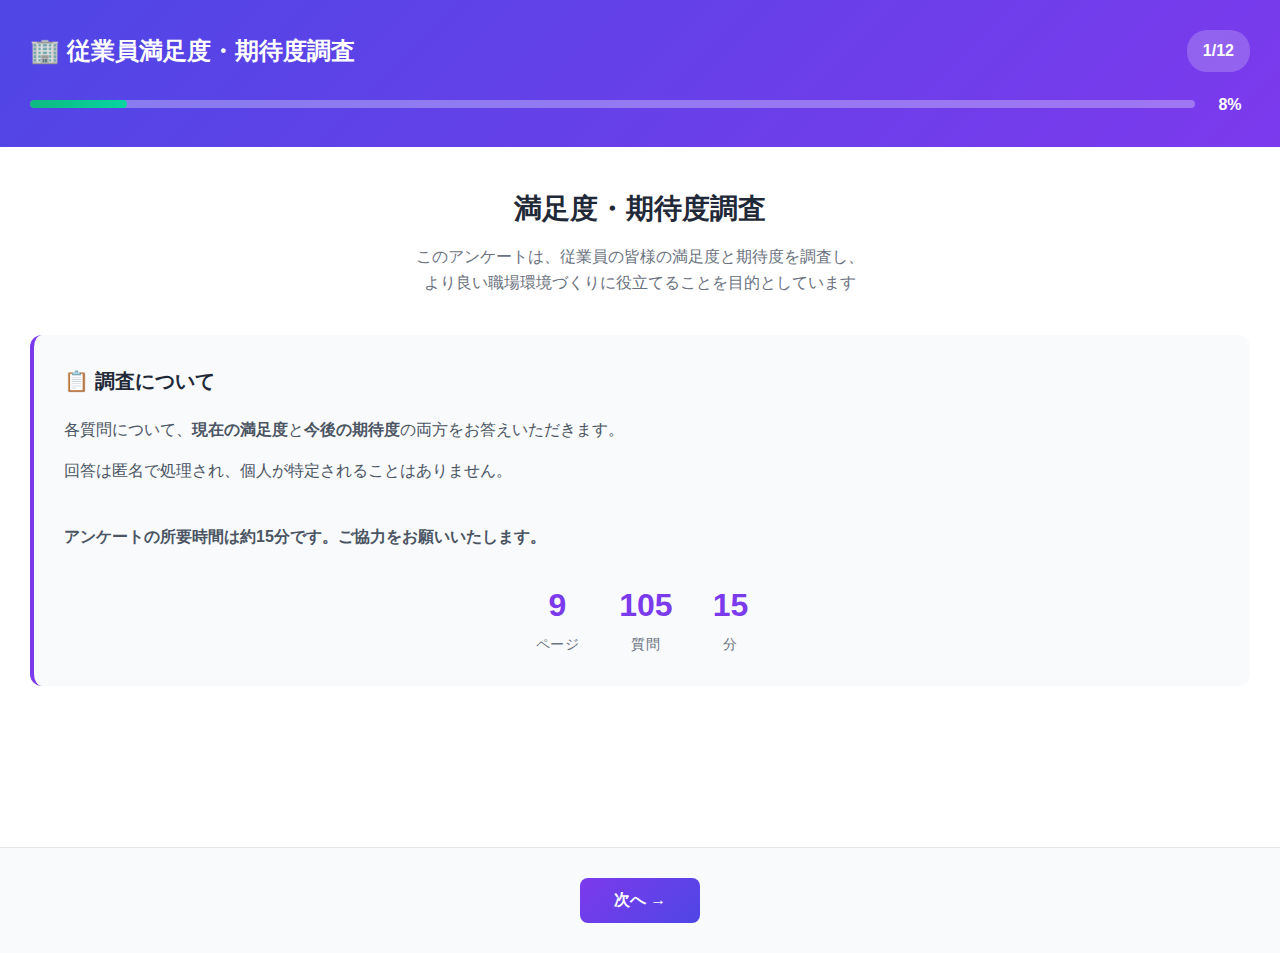
<file: index.html>
<!DOCTYPE html>
<html lang="ja">
<head>
    <meta charset="UTF-8">
    <meta name="viewport" content="width=device-width, initial-scale=1.0, maximum-scale=1.0, user-scalable=no">
    <meta name="format-detection" content="telephone=no">
    <meta name="apple-mobile-web-app-capable" content="yes">
    <meta name="apple-mobile-web-app-status-bar-style" content="default">
    <title>従業員満足度・期待度調査</title>
    <link rel="stylesheet" href="survey-style.css">
    <style>
        /* フォールバック用基本スタイル */
        body { 
            font-family: -apple-system, BlinkMacSystemFont, 'Segoe UI', Arial, sans-serif;
            margin: 0;
            padding: 0;
            background: #667eea;
            color: #333;
        }
        .survey-container {
            max-width: 100%;
            background: white;
            min-height: 100vh;
        }
    </style>
</head>
<body>
    <div class="survey-container">
        <!-- ヘッダー -->
        <header class="survey-header">
            <div class="header-content">
                <div class="company-logo">
                    <h1>🏢 従業員満足度・期待度調査</h1>
                </div>
                <div class="progress-info">
                    <span id="pageIndicator">1/9</span>
                </div>
            </div>
            
            <!-- プログレスバー -->
            <div class="progress-bar-container">
                <div class="progress-bar">
                    <div class="progress-fill" id="progressFill"></div>
                </div>
                <span class="progress-text" id="progressText">11%</span>
            </div>
        </header>

        <!-- 調査説明ページ (ページ1) -->
        <div class="survey-page active" id="page1">
            <div class="page-header">
                <h2>満足度・期待度調査</h2>
                <p class="page-description">このアンケートは、従業員の皆様の満足度と期待度を調査し、<br>より良い職場環境づくりに役立てることを目的としています</p>
            </div>
            
            <div class="content-box">
                <h3>📋 調査について</h3>
                <div class="survey-info">
                    <p>各質問について、<strong>現在の満足度</strong>と<strong>今後の期待度</strong>の両方をお答えいただきます。</p>
                    <p>回答は匿名で処理され、個人が特定されることはありません。</p>
                    <br>
                    <p><strong>アンケートの所要時間は約15分です。ご協力をお願いいたします。</strong></p>
                    
                    <div class="survey-stats">
                        <div class="stat-item">
                            <span class="stat-number">9</span>
                            <span class="stat-label">ページ</span>
                        </div>
                        <div class="stat-item">
                            <span class="stat-number">105</span>
                            <span class="stat-label">質問</span>
                        </div>
                        <div class="stat-item">
                            <span class="stat-number">15</span>
                            <span class="stat-label">分</span>
                        </div>
                    </div>
                </div>
            </div>
        </div>

        <!-- 基本情報ページ (ページ2) -->
        <div class="survey-page" id="page2">
            <div class="page-header">
                <h2>基本情報</h2>
                <p class="page-description">あなたの基本的な情報をお教えください</p>
            </div>
            
            <div class="questions-container">
                <div class="question-group">
                    <label class="question-label required">雇用形態</label>
                    <div class="radio-group">
                        <label class="radio-option">
                            <input type="radio" name="employment_type" value="正社員" required>
                            <span>正社員</span>
                        </label>
                        <label class="radio-option">
                            <input type="radio" name="employment_type" value="契約社員" required>
                            <span>契約社員</span>
                        </label>
                        <label class="radio-option">
                            <input type="radio" name="employment_type" value="派遣社員" required>
                            <span>派遣社員</span>
                        </label>
                        <label class="radio-option">
                            <input type="radio" name="employment_type" value="パート・アルバイト" required>
                            <span>パート・アルバイト</span>
                        </label>
                    </div>
                </div>

                <div class="question-group">
                    <label class="question-label required">入社形態</label>
                    <div class="radio-group">
                        <label class="radio-option">
                            <input type="radio" name="joining_type" value="新卒入社" required>
                            <span>新卒入社</span>
                        </label>
                        <label class="radio-option">
                            <input type="radio" name="joining_type" value="中途入社" required>
                            <span>中途入社</span>
                        </label>
                    </div>
                </div>

                <div class="question-group">
                    <label class="question-label required">所属事業部</label>
                    <select class="select-input" name="department" required onchange="toggleOtherInput(this, 'department_other')">
                        <option value="">選択してください</option>
                        <option value="営業部">営業部</option>
                        <option value="マーケティング部">マーケティング部</option>
                        <option value="開発部">開発部</option>
                        <option value="人事部">人事部</option>
                        <option value="経理・財務部">経理・財務部</option>
                        <option value="総務部">総務部</option>
                        <option value="その他">その他</option>
                    </select>
                    <input type="text" class="select-input other-input" name="department_other" id="department_other" placeholder="その他の場合は具体的にご記入ください" style="display: none; margin-top: 10px;">
                </div>

                <div class="question-group">
                    <label class="question-label required">役職</label>
                    <select class="select-input" name="position" required>
                        <option value="">選択してください</option>
                        <option value="一般社員">一般社員</option>
                        <option value="主任・リーダー">主任・リーダー</option>
                        <option value="係長・課長代理">係長・課長代理</option>
                        <option value="課長">課長</option>
                        <option value="部長">部長</option>
                        <option value="役員">役員</option>
                    </select>
                </div>
            </div>
        </div>

        <!-- 詳細情報ページ (ページ3) -->
        <div class="survey-page" id="page3">
            <div class="page-header">
                <h2>詳細情報</h2>
                <p class="page-description">勤務状況についてお教えください</p>
            </div>
            
            <div class="questions-container">
                <div class="question-group">
                    <label class="question-label required">職種</label>
                    <select class="select-input" name="job_type" required onchange="toggleOtherInput(this, 'job_type_other')">
                        <option value="">選択してください</option>
                        <option value="営業・販売">営業・販売</option>
                        <option value="マーケティング・企画">マーケティング・企画</option>
                        <option value="エンジニア・技術職">エンジニア・技術職</option>
                        <option value="デザイナー・クリエイティブ">デザイナー・クリエイティブ</option>
                        <option value="事務・アシスタント">事務・アシスタント</option>
                        <option value="人事・労務">人事・労務</option>
                        <option value="経理・財務">経理・財務</option>
                        <option value="法務・コンプライアンス">法務・コンプライアンス</option>
                        <option value="その他">その他</option>
                    </select>
                    <input type="text" class="select-input other-input" name="job_type_other" id="job_type_other" placeholder="その他の場合は具体的にご記入ください" style="display: none; margin-top: 10px;">
                </div>

                <div class="question-group">
                    <label class="question-label required">入社年度を教えてください</label>
                    <p class="question-hint">※2019年入社の場合には、2019とお答えください。</p>
                    <input type="number" class="number-input" name="joining_year" placeholder="例: 2019" min="1980" max="2024" required>
                </div>

                <div class="question-group">
                    <label class="question-label required">概算年収を教えてください（万円）</label>
                    <p class="question-hint">450万円の場合には、450と半角でお答えください。</p>
                    <input type="number" class="number-input" name="annual_income" placeholder="例: 450" min="200" max="2000" required>
                </div>

                <div class="question-group">
                    <label class="question-label required">1ヶ月当たりの平均残業時間を教えてください（時間）</label>
                    <p class="question-hint">残業時間が月100時間ほどある方は100とお答えください。</p>
                    <input type="number" class="number-input" name="overtime_hours" placeholder="例: 30" min="0" max="200" required>
                </div>

                <div class="question-group">
                    <label class="question-label required">1年間当たりの平均有給休暇取得率を教えてください（%）</label>
                    <p class="question-hint">全て利用されていれば100、80%ほど利用されていれば80とお答えください。</p>
                    <input type="number" class="number-input" name="paid_leave_rate" placeholder="例: 80" min="0" max="100" required>
                </div>
            </div>
        </div>

        <!-- 総合評価ページ (ページ4) -->
        <div class="survey-page" id="page4">
            <div class="page-header">
                <h2>総合評価</h2>
                <p class="page-description">現在の職場に対する総合的な評価をお聞かせください</p>
            </div>
            
            <div class="questions-container">
                <div class="question-group">
                    <label class="question-label required">総合評価：自分の親しい友人や家族に対して、この会社への転職・就職をどの程度勧めたいと思いますか？（0〜10の11段階評価でご回答ください）</label>
                    <div class="rating-scale">
                        <div class="scale-labels">
                            <span>全く勧めたくない(0)</span>
                            <span>どちらとも言えない(5)</span>
                            <span>非常に勧めたい(10)</span>
                        </div>
                        <div class="scale-options eleven-point">
                            <label class="scale-option" data-value="0">
                                <input type="radio" name="recommendation" value="0" required>
                                <span>0</span>
                            </label>
                            <label class="scale-option" data-value="1">
                                <input type="radio" name="recommendation" value="1" required>
                                <span>1</span>
                            </label>
                            <label class="scale-option" data-value="2">
                                <input type="radio" name="recommendation" value="2" required>
                                <span>2</span>
                            </label>
                            <label class="scale-option" data-value="3">
                                <input type="radio" name="recommendation" value="3" required>
                                <span>3</span>
                            </label>
                            <label class="scale-option" data-value="4">
                                <input type="radio" name="recommendation" value="4" required>
                                <span>4</span>
                            </label>
                            <label class="scale-option" data-value="5">
                                <input type="radio" name="recommendation" value="5" required>
                                <span>5</span>
                            </label>
                            <label class="scale-option" data-value="6">
                                <input type="radio" name="recommendation" value="6" required>
                                <span>6</span>
                            </label>
                            <label class="scale-option" data-value="7">
                                <input type="radio" name="recommendation" value="7" required>
                                <span>7</span>
                            </label>
                            <label class="scale-option" data-value="8">
                                <input type="radio" name="recommendation" value="8" required>
                                <span>8</span>
                            </label>
                            <label class="scale-option" data-value="9">
                                <input type="radio" name="recommendation" value="9" required>
                                <span>9</span>
                            </label>
                            <label class="scale-option" data-value="10">
                                <input type="radio" name="recommendation" value="10" required>
                                <span>10</span>
                            </label>
                        </div>
                    </div>
                </div>

                <div class="question-group">
                    <label class="question-label required">総合満足度：自社の現在の働く環境や条件、周りの人間関係なども含めあなたはどの程度満足されていますか？（0〜10の11段階評価でご回答ください）</label>
                    <div class="rating-scale">
                        <div class="scale-labels">
                            <span>全く満足していない(0)</span>
                            <span>どちらとも言えない(5)</span>
                            <span>非常に満足している(10)</span>
                        </div>
                        <div class="scale-options eleven-point">
                            <label class="scale-option" data-value="0">
                                <input type="radio" name="overall_satisfaction" value="0" required>
                                <span>0</span>
                            </label>
                            <label class="scale-option" data-value="1">
                                <input type="radio" name="overall_satisfaction" value="1" required>
                                <span>1</span>
                            </label>
                            <label class="scale-option" data-value="2">
                                <input type="radio" name="overall_satisfaction" value="2" required>
                                <span>2</span>
                            </label>
                            <label class="scale-option" data-value="3">
                                <input type="radio" name="overall_satisfaction" value="3" required>
                                <span>3</span>
                            </label>
                            <label class="scale-option" data-value="4">
                                <input type="radio" name="overall_satisfaction" value="4" required>
                                <span>4</span>
                            </label>
                            <label class="scale-option" data-value="5">
                                <input type="radio" name="overall_satisfaction" value="5" required>
                                <span>5</span>
                            </label>
                            <label class="scale-option" data-value="6">
                                <input type="radio" name="overall_satisfaction" value="6" required>
                                <span>6</span>
                            </label>
                            <label class="scale-option" data-value="7">
                                <input type="radio" name="overall_satisfaction" value="7" required>
                                <span>7</span>
                            </label>
                            <label class="scale-option" data-value="8">
                                <input type="radio" name="overall_satisfaction" value="8" required>
                                <span>8</span>
                            </label>
                            <label class="scale-option" data-value="9">
                                <input type="radio" name="overall_satisfaction" value="9" required>
                                <span>9</span>
                            </label>
                            <label class="scale-option" data-value="10">
                                <input type="radio" name="overall_satisfaction" value="10" required>
                                <span>10</span>
                            </label>
                        </div>
                    </div>
                </div>

                <div class="question-group">
                    <label class="question-label required">あなたはこの会社でこれからも長く働きたいとどの程度思われますか？（0〜10の11段階評価でご回答ください）</label>
                    <div class="rating-scale">
                        <div class="scale-labels">
                            <span>全く思わない(0)</span>
                            <span>どちらとも言えない(5)</span>
                            <span>強く思う(10)</span>
                        </div>
                        <div class="scale-options eleven-point">
                            <label class="scale-option" data-value="0">
                                <input type="radio" name="retention_intention" value="0" required>
                                <span>0</span>
                            </label>
                            <label class="scale-option" data-value="1">
                                <input type="radio" name="retention_intention" value="1" required>
                                <span>1</span>
                            </label>
                            <label class="scale-option" data-value="2">
                                <input type="radio" name="retention_intention" value="2" required>
                                <span>2</span>
                            </label>
                            <label class="scale-option" data-value="3">
                                <input type="radio" name="retention_intention" value="3" required>
                                <span>3</span>
                            </label>
                            <label class="scale-option" data-value="4">
                                <input type="radio" name="retention_intention" value="4" required>
                                <span>4</span>
                            </label>
                            <label class="scale-option" data-value="5">
                                <input type="radio" name="retention_intention" value="5" required>
                                <span>5</span>
                            </label>
                            <label class="scale-option" data-value="6">
                                <input type="radio" name="retention_intention" value="6" required>
                                <span>6</span>
                            </label>
                            <label class="scale-option" data-value="7">
                                <input type="radio" name="retention_intention" value="7" required>
                                <span>7</span>
                            </label>
                            <label class="scale-option" data-value="8">
                                <input type="radio" name="retention_intention" value="8" required>
                                <span>8</span>
                            </label>
                            <label class="scale-option" data-value="9">
                                <input type="radio" name="retention_intention" value="9" required>
                                <span>9</span>
                            </label>
                            <label class="scale-option" data-value="10">
                                <input type="radio" name="retention_intention" value="10" required>
                                <span>10</span>
                            </label>
                        </div>
                    </div>
                </div>

                <div class="question-group">
                    <label class="question-label required">現在の所属組織であなたはどの程度、活躍貢献できていると感じますか？あなたのお気持ちに最も近しいものをお選びください。</label>
                    <div class="radio-group">
                        <label class="radio-option">
                            <input type="radio" name="contribution" value="活躍貢献できていると感じる" required>
                            <span>活躍貢献できていると感じる</span>
                        </label>
                        <label class="radio-option">
                            <input type="radio" name="contribution" value="どちらかといえば活躍貢献できていると感じる" required>
                            <span>どちらかといえば活躍貢献できていると感じる</span>
                        </label>
                        <label class="radio-option">
                            <input type="radio" name="contribution" value="どちらとも言えない" required>
                            <span>どちらとも言えない</span>
                        </label>
                        <label class="radio-option">
                            <input type="radio" name="contribution" value="どちらかと言えば活躍貢献できていない" required>
                            <span>どちらかと言えば活躍貢献できていない</span>
                        </label>
                        <label class="radio-option">
                            <input type="radio" name="contribution" value="活躍貢献できていない" required>
                            <span>活躍貢献できていない</span>
                        </label>
                    </div>
                </div>

                <div class="question-group">
                    <label class="question-label required">この会社で働くことを親しい友人や家族にお勧めできますか？（0〜10の11段階評価でご回答ください）</label>
                    <div class="rating-scale">
                        <div class="scale-labels">
                            <span>全くお勧めできない(0)</span>
                            <span>どちらとも言えない(5)</span>
                            <span>強くお勧めする(10)</span>
                        </div>
                        <div class="scale-options eleven-point">
                            <label class="scale-option" data-value="0">
                                <input type="radio" name="nps_score" value="0" required>
                                <span>0</span>
                            </label>
                            <label class="scale-option" data-value="1">
                                <input type="radio" name="nps_score" value="1" required>
                                <span>1</span>
                            </label>
                            <label class="scale-option" data-value="2">
                                <input type="radio" name="nps_score" value="2" required>
                                <span>2</span>
                            </label>
                            <label class="scale-option" data-value="3">
                                <input type="radio" name="nps_score" value="3" required>
                                <span>3</span>
                            </label>
                            <label class="scale-option" data-value="4">
                                <input type="radio" name="nps_score" value="4" required>
                                <span>4</span>
                            </label>
                            <label class="scale-option" data-value="5">
                                <input type="radio" name="nps_score" value="5" required>
                                <span>5</span>
                            </label>
                            <label class="scale-option" data-value="6">
                                <input type="radio" name="nps_score" value="6" required>
                                <span>6</span>
                            </label>
                            <label class="scale-option" data-value="7">
                                <input type="radio" name="nps_score" value="7" required>
                                <span>7</span>
                            </label>
                            <label class="scale-option" data-value="8">
                                <input type="radio" name="nps_score" value="8" required>
                                <span>8</span>
                            </label>
                            <label class="scale-option" data-value="9">
                                <input type="radio" name="nps_score" value="9" required>
                                <span>9</span>
                            </label>
                            <label class="scale-option" data-value="10">
                                <input type="radio" name="nps_score" value="10" required>
                                <span>10</span>
                            </label>
                        </div>
                    </div>
                </div>
            </div>
        </div>

        <!-- 働き方・時間の柔軟性ページ (ページ5) -->
        <div class="survey-page" id="page5">
            <div class="page-header">
                <h2>働き方・時間の柔軟性</h2>
                <p class="page-description">以下の各項目について、現在の満足度と今後の期待度をそれぞれお答えください</p>
            </div>
            
            <div class="questions-container">
                <!-- 勤務時間の適正 -->
                <div class="dual-evaluation-group">
                    <label class="question-main-label required">自分に合った勤務時間で働ける職場</label>
                    
                    <div class="dual-evaluation-item">
                        <label class="evaluation-label"><span class="evaluation-type">【満足度】</span> 現在どの程度満足していますか？</label>
                        <div class="dual-scale-container">
                            <div class="scale-options">
                                <label class="scale-option" data-value="1">
                                    <input type="radio" name="work_time_satisfaction" value="満足していない" required>
                                    <span>1<br><small>満足していない</small></span>
                                </label>
                                <label class="scale-option" data-value="2">
                                    <input type="radio" name="work_time_satisfaction" value="どちらかと言えば満足していない" required>
                                    <span>2<br><small>やや満足していない</small></span>
                                </label>
                                <label class="scale-option" data-value="3">
                                    <input type="radio" name="work_time_satisfaction" value="どちらとも言えない" required>
                                    <span>3<br><small>どちらとも言えない</small></span>
                                </label>
                                <label class="scale-option" data-value="4">
                                    <input type="radio" name="work_time_satisfaction" value="どちらかと言えば満足している" required>
                                    <span>4<br><small>やや満足している</small></span>
                                </label>
                                <label class="scale-option" data-value="5">
                                    <input type="radio" name="work_time_satisfaction" value="満足している" required>
                                    <span>5<br><small>満足している</small></span>
                                </label>
                            </div>
                        </div>
                    </div>

                    <div class="dual-evaluation-item">
                        <label class="evaluation-label"><span class="evaluation-type">【期待度】</span> 今の会社にどの程度期待していますか？</label>
                        <div class="dual-scale-container">
                            <div class="scale-options">
                                <label class="scale-option" data-value="1">
                                    <input type="radio" name="work_time_expectation" value="今の会社には期待していない" required>
                                    <span>1<br><small>期待していない</small></span>
                                </label>
                                <label class="scale-option" data-value="2">
                                    <input type="radio" name="work_time_expectation" value="今の会社にはどちらかと言えば期待していない" required>
                                    <span>2<br><small>やや期待していない</small></span>
                                </label>
                                <label class="scale-option" data-value="3">
                                    <input type="radio" name="work_time_expectation" value="どちらとも言えない" required>
                                    <span>3<br><small>どちらとも言えない</small></span>
                                </label>
                                <label class="scale-option" data-value="4">
                                    <input type="radio" name="work_time_expectation" value="今の会社にはどちらかと言えば期待している" required>
                                    <span>4<br><small>やや期待している</small></span>
                                </label>
                                <label class="scale-option" data-value="5">
                                    <input type="radio" name="work_time_expectation" value="今の会社には期待している" required>
                                    <span>5<br><small>期待している</small></span>
                                </label>
                            </div>
                        </div>
                    </div>
                </div>

                <!-- 休暇制度 -->
                <div class="dual-evaluation-group">
                    <label class="question-main-label required">休日休暇がちゃんと取れる職場</label>
                    
                    <div class="dual-evaluation-item">
                        <label class="evaluation-label"><span class="evaluation-type">【満足度】</span> 現在どの程度満足していますか？</label>
                        <div class="dual-scale-container">
                            <div class="scale-options">
                                <label class="scale-option" data-value="1">
                                    <input type="radio" name="holiday_satisfaction" value="満足していない" required>
                                    <span>1<br><small>満足していない</small></span>
                                </label>
                                <label class="scale-option" data-value="2">
                                    <input type="radio" name="holiday_satisfaction" value="どちらかと言えば満足していない" required>
                                    <span>2<br><small>やや満足していない</small></span>
                                </label>
                                <label class="scale-option" data-value="3">
                                    <input type="radio" name="holiday_satisfaction" value="どちらとも言えない" required>
                                    <span>3<br><small>どちらとも言えない</small></span>
                                </label>
                                <label class="scale-option" data-value="4">
                                    <input type="radio" name="holiday_satisfaction" value="どちらかと言えば満足している" required>
                                    <span>4<br><small>やや満足している</small></span>
                                </label>
                                <label class="scale-option" data-value="5">
                                    <input type="radio" name="holiday_satisfaction" value="満足している" required>
                                    <span>5<br><small>満足している</small></span>
                                </label>
                            </div>
                        </div>
                    </div>

                    <div class="dual-evaluation-item">
                        <label class="evaluation-label"><span class="evaluation-type">【期待度】</span> 今の会社にどの程度期待していますか？</label>
                        <div class="dual-scale-container">
                            <div class="scale-options">
                                <label class="scale-option" data-value="1">
                                    <input type="radio" name="holiday_expectation" value="今の会社には期待していない" required>
                                    <span>1<br><small>期待していない</small></span>
                                </label>
                                <label class="scale-option" data-value="2">
                                    <input type="radio" name="holiday_expectation" value="今の会社にはどちらかと言えば期待していない" required>
                                    <span>2<br><small>やや期待していない</small></span>
                                </label>
                                <label class="scale-option" data-value="3">
                                    <input type="radio" name="holiday_expectation" value="どちらとも言えない" required>
                                    <span>3<br><small>どちらとも言えない</small></span>
                                </label>
                                <label class="scale-option" data-value="4">
                                    <input type="radio" name="holiday_expectation" value="今の会社にはどちらかと言えば期待している" required>
                                    <span>4<br><small>やや期待している</small></span>
                                </label>
                                <label class="scale-option" data-value="5">
                                    <input type="radio" name="holiday_expectation" value="今の会社には期待している" required>
                                    <span>5<br><small>期待している</small></span>
                                </label>
                            </div>
                        </div>
                    </div>
                </div>

                <!-- 有給休暇 -->
                <div class="dual-evaluation-group">
                    <label class="question-main-label required">有給休暇がちゃんと取れる職場</label>
                    
                    <div class="dual-evaluation-item">
                        <label class="evaluation-label"><span class="evaluation-type">【満足度】</span> 現在どの程度満足していますか？</label>
                        <div class="dual-scale-container">
                            <div class="scale-options">
                                <label class="scale-option" data-value="1">
                                    <input type="radio" name="paid_leave_satisfaction" value="満足していない" required>
                                    <span>1<br><small>満足していない</small></span>
                                </label>
                                <label class="scale-option" data-value="2">
                                    <input type="radio" name="paid_leave_satisfaction" value="どちらかと言えば満足していない" required>
                                    <span>2<br><small>やや満足していない</small></span>
                                </label>
                                <label class="scale-option" data-value="3">
                                    <input type="radio" name="paid_leave_satisfaction" value="どちらとも言えない" required>
                                    <span>3<br><small>どちらとも言えない</small></span>
                                </label>
                                <label class="scale-option" data-value="4">
                                    <input type="radio" name="paid_leave_satisfaction" value="どちらかと言えば満足している" required>
                                    <span>4<br><small>やや満足している</small></span>
                                </label>
                                <label class="scale-option" data-value="5">
                                    <input type="radio" name="paid_leave_satisfaction" value="満足している" required>
                                    <span>5<br><small>満足している</small></span>
                                </label>
                            </div>
                        </div>
                    </div>

                    <div class="dual-evaluation-item">
                        <label class="evaluation-label"><span class="evaluation-type">【期待度】</span> 今の会社にどの程度期待していますか？</label>
                        <div class="dual-scale-container">
                            <div class="scale-options">
                                <label class="scale-option" data-value="1">
                                    <input type="radio" name="paid_leave_expectation" value="今の会社には期待していない" required>
                                    <span>1<br><small>期待していない</small></span>
                                </label>
                                <label class="scale-option" data-value="2">
                                    <input type="radio" name="paid_leave_expectation" value="今の会社にはどちらかと言えば期待していない" required>
                                    <span>2<br><small>やや期待していない</small></span>
                                </label>
                                <label class="scale-option" data-value="3">
                                    <input type="radio" name="paid_leave_expectation" value="どちらとも言えない" required>
                                    <span>3<br><small>どちらとも言えない</small></span>
                                </label>
                                <label class="scale-option" data-value="4">
                                    <input type="radio" name="paid_leave_expectation" value="今の会社にはどちらかと言えば期待している" required>
                                    <span>4<br><small>やや期待している</small></span>
                                </label>
                                <label class="scale-option" data-value="5">
                                    <input type="radio" name="paid_leave_expectation" value="今の会社には期待している" required>
                                    <span>5<br><small>期待している</small></span>
                                </label>
                            </div>
                        </div>
                    </div>
                </div>

                <!-- 勤務形態の柔軟性 -->
                <div class="dual-evaluation-group">
                    <label class="question-main-label required">柔軟な勤務体系（リモートワーク、時短勤務、フレックス制など）のもとで働ける職場</label>
                    
                    <div class="dual-evaluation-item">
                        <label class="evaluation-label"><span class="evaluation-type">【満足度】</span> 現在どの程度満足していますか？</label>
                        <div class="dual-scale-container">
                            <div class="scale-options">
                                <label class="scale-option" data-value="1">
                                    <input type="radio" name="flexible_work_satisfaction" value="満足していない" required>
                                    <span>1<br><small>満足していない</small></span>
                                </label>
                                <label class="scale-option" data-value="2">
                                    <input type="radio" name="flexible_work_satisfaction" value="どちらかと言えば満足していない" required>
                                    <span>2<br><small>やや満足していない</small></span>
                                </label>
                                <label class="scale-option" data-value="3">
                                    <input type="radio" name="flexible_work_satisfaction" value="どちらとも言えない" required>
                                    <span>3<br><small>どちらとも言えない</small></span>
                                </label>
                                <label class="scale-option" data-value="4">
                                    <input type="radio" name="flexible_work_satisfaction" value="どちらかと言えば満足している" required>
                                    <span>4<br><small>やや満足している</small></span>
                                </label>
                                <label class="scale-option" data-value="5">
                                    <input type="radio" name="flexible_work_satisfaction" value="満足している" required>
                                    <span>5<br><small>満足している</small></span>
                                </label>
                            </div>
                        </div>
                    </div>

                    <div class="dual-evaluation-item">
                        <label class="evaluation-label"><span class="evaluation-type">【期待度】</span> 今の会社にどの程度期待していますか？</label>
                        <div class="dual-scale-container">
                            <div class="scale-options">
                                <label class="scale-option" data-value="1">
                                    <input type="radio" name="flexible_work_expectation" value="今の会社には期待していない" required>
                                    <span>1<br><small>期待していない</small></span>
                                </label>
                                <label class="scale-option" data-value="2">
                                    <input type="radio" name="flexible_work_expectation" value="今の会社にはどちらかと言えば期待していない" required>
                                    <span>2<br><small>やや期待していない</small></span>
                                </label>
                                <label class="scale-option" data-value="3">
                                    <input type="radio" name="flexible_work_expectation" value="どちらとも言えない" required>
                                    <span>3<br><small>どちらとも言えない</small></span>
                                </label>
                                <label class="scale-option" data-value="4">
                                    <input type="radio" name="flexible_work_expectation" value="今の会社にはどちらかと言えば期待している" required>
                                    <span>4<br><small>やや期待している</small></span>
                                </label>
                                <label class="scale-option" data-value="5">
                                    <input type="radio" name="flexible_work_expectation" value="今の会社には期待している" required>
                                    <span>5<br><small>期待している</small></span>
                                </label>
                            </div>
                        </div>
                    </div>
                </div>

                <!-- 通勤負荷 -->
                <div class="dual-evaluation-group">
                    <label class="question-main-label required">自宅から適切な距離で働ける職場</label>
                    
                    <div class="dual-evaluation-item">
                        <label class="evaluation-label"><span class="evaluation-type">【満足度】</span> 現在どの程度満足していますか？</label>
                        <div class="dual-scale-container">
                            <div class="scale-options">
                                <label class="scale-option" data-value="1">
                                    <input type="radio" name="commute_satisfaction" value="満足していない" required>
                                    <span>1<br><small>満足していない</small></span>
                                </label>
                                <label class="scale-option" data-value="2">
                                    <input type="radio" name="commute_satisfaction" value="どちらかと言えば満足していない" required>
                                    <span>2<br><small>やや満足していない</small></span>
                                </label>
                                <label class="scale-option" data-value="3">
                                    <input type="radio" name="commute_satisfaction" value="どちらとも言えない" required>
                                    <span>3<br><small>どちらとも言えない</small></span>
                                </label>
                                <label class="scale-option" data-value="4">
                                    <input type="radio" name="commute_satisfaction" value="どちらかと言えば満足している" required>
                                    <span>4<br><small>やや満足している</small></span>
                                </label>
                                <label class="scale-option" data-value="5">
                                    <input type="radio" name="commute_satisfaction" value="満足している" required>
                                    <span>5<br><small>満足している</small></span>
                                </label>
                            </div>
                        </div>
                    </div>

                    <div class="dual-evaluation-item">
                        <label class="evaluation-label"><span class="evaluation-type">【期待度】</span> 今の会社にどの程度期待していますか？</label>
                        <div class="dual-scale-container">
                            <div class="scale-options">
                                <label class="scale-option" data-value="1">
                                    <input type="radio" name="commute_expectation" value="今の会社には期待していない" required>
                                    <span>1<br><small>期待していない</small></span>
                                </label>
                                <label class="scale-option" data-value="2">
                                    <input type="radio" name="commute_expectation" value="今の会社にはどちらかと言えば期待していない" required>
                                    <span>2<br><small>やや期待していない</small></span>
                                </label>
                                <label class="scale-option" data-value="3">
                                    <input type="radio" name="commute_expectation" value="どちらとも言えない" required>
                                    <span>3<br><small>どちらとも言えない</small></span>
                                </label>
                                <label class="scale-option" data-value="4">
                                    <input type="radio" name="commute_expectation" value="今の会社にはどちらかと言えば期待している" required>
                                    <span>4<br><small>やや期待している</small></span>
                                </label>
                                <label class="scale-option" data-value="5">
                                    <input type="radio" name="commute_expectation" value="今の会社には期待している" required>
                                    <span>5<br><small>期待している</small></span>
                                </label>
                            </div>
                        </div>
                    </div>
                </div>
            </div>
        </div>

        <!-- 労働条件・待遇ページ (ページ6) -->
        <div class="survey-page" id="page6">
            <div class="page-header">
                <h2>労働条件・待遇</h2>
                <p class="page-description">以下の各項目について、現在の満足度と今後の期待度をそれぞれお答えください</p>
            </div>
            
            <div class="questions-container">
                <!-- 残業・労働対価 -->
                <div class="dual-evaluation-group">
                    <label class="question-main-label required">残業したらその分しっかり給与が支払われる職場</label>
                    
                    <div class="dual-evaluation-item">
                        <label class="evaluation-label"><span class="evaluation-type">【満足度】</span> 現在どの程度満足していますか？</label>
                        <div class="dual-scale-container">
                            <div class="scale-options">
                                <label class="scale-option" data-value="1">
                                    <input type="radio" name="overtime_pay_satisfaction" value="満足していない" required>
                                    <span>1<br><small>満足していない</small></span>
                                </label>
                                <label class="scale-option" data-value="2">
                                    <input type="radio" name="overtime_pay_satisfaction" value="どちらかと言えば満足していない" required>
                                    <span>2<br><small>やや満足していない</small></span>
                                </label>
                                <label class="scale-option" data-value="3">
                                    <input type="radio" name="overtime_pay_satisfaction" value="どちらとも言えない" required>
                                    <span>3<br><small>どちらとも言えない</small></span>
                                </label>
                                <label class="scale-option" data-value="4">
                                    <input type="radio" name="overtime_pay_satisfaction" value="どちらかと言えば満足している" required>
                                    <span>4<br><small>やや満足している</small></span>
                                </label>
                                <label class="scale-option" data-value="5">
                                    <input type="radio" name="overtime_pay_satisfaction" value="満足している" required>
                                    <span>5<br><small>満足している</small></span>
                                </label>
                            </div>
                        </div>
                    </div>

                    <div class="dual-evaluation-item">
                        <label class="evaluation-label"><span class="evaluation-type">【期待度】</span> 今の会社にどの程度期待していますか？</label>
                        <div class="dual-scale-container">
                            <div class="scale-options">
                                <label class="scale-option" data-value="1">
                                    <input type="radio" name="overtime_pay_expectation" value="今の会社には期待していない" required>
                                    <span>1<br><small>期待していない</small></span>
                                </label>
                                <label class="scale-option" data-value="2">
                                    <input type="radio" name="overtime_pay_expectation" value="今の会社にはどちらかと言えば期待していない" required>
                                    <span>2<br><small>やや期待していない</small></span>
                                </label>
                                <label class="scale-option" data-value="3">
                                    <input type="radio" name="overtime_pay_expectation" value="どちらとも言えない" required>
                                    <span>3<br><small>どちらとも言えない</small></span>
                                </label>
                                <label class="scale-option" data-value="4">
                                    <input type="radio" name="overtime_pay_expectation" value="今の会社にはどちらかと言えば期待している" required>
                                    <span>4<br><small>やや期待している</small></span>
                                </label>
                                <label class="scale-option" data-value="5">
                                    <input type="radio" name="overtime_pay_expectation" value="今の会社には期待している" required>
                                    <span>5<br><small>期待している</small></span>
                                </label>
                            </div>
                        </div>
                    </div>
                </div>

                <!-- 業務量適正 -->
                <div class="dual-evaluation-group">
                    <label class="question-main-label required">自分のキャパシティに合った量の仕事で働ける職場</label>
                    
                    <div class="dual-evaluation-item">
                        <label class="evaluation-label"><span class="evaluation-type">【満足度】</span> 現在どの程度満足していますか？</label>
                        <div class="dual-scale-container">
                            <div class="scale-options">
                                <label class="scale-option" data-value="1">
                                    <input type="radio" name="workload_satisfaction" value="満足していない" required>
                                    <span>1<br><small>満足していない</small></span>
                                </label>
                                <label class="scale-option" data-value="2">
                                    <input type="radio" name="workload_satisfaction" value="どちらかと言えば満足していない" required>
                                    <span>2<br><small>やや満足していない</small></span>
                                </label>
                                <label class="scale-option" data-value="3">
                                    <input type="radio" name="workload_satisfaction" value="どちらとも言えない" required>
                                    <span>3<br><small>どちらとも言えない</small></span>
                                </label>
                                <label class="scale-option" data-value="4">
                                    <input type="radio" name="workload_satisfaction" value="どちらかと言えば満足している" required>
                                    <span>4<br><small>やや満足している</small></span>
                                </label>
                                <label class="scale-option" data-value="5">
                                    <input type="radio" name="workload_satisfaction" value="満足している" required>
                                    <span>5<br><small>満足している</small></span>
                                </label>
                            </div>
                        </div>
                    </div>

                    <div class="dual-evaluation-item">
                        <label class="evaluation-label"><span class="evaluation-type">【期待度】</span> 今の会社にどの程度期待していますか？</label>
                        <div class="dual-scale-container">
                            <div class="scale-options">
                                <label class="scale-option" data-value="1">
                                    <input type="radio" name="workload_expectation" value="今の会社には期待していない" required>
                                    <span>1<br><small>期待していない</small></span>
                                </label>
                                <label class="scale-option" data-value="2">
                                    <input type="radio" name="workload_expectation" value="今の会社にはどちらかと言えば期待していない" required>
                                    <span>2<br><small>やや期待していない</small></span>
                                </label>
                                <label class="scale-option" data-value="3">
                                    <input type="radio" name="workload_expectation" value="どちらとも言えない" required>
                                    <span>3<br><small>どちらとも言えない</small></span>
                                </label>
                                <label class="scale-option" data-value="4">
                                    <input type="radio" name="workload_expectation" value="今の会社にはどちらかと言えば期待している" required>
                                    <span>4<br><small>やや期待している</small></span>
                                </label>
                                <label class="scale-option" data-value="5">
                                    <input type="radio" name="workload_expectation" value="今の会社には期待している" required>
                                    <span>5<br><small>期待している</small></span>
                                </label>
                            </div>
                        </div>
                    </div>
                </div>

                <!-- 身体的負荷 -->
                <div class="dual-evaluation-group">
                    <label class="question-main-label required">仕事内容や量に対する身体的な負荷が少ない職場</label>
                    
                    <div class="dual-evaluation-item">
                        <label class="evaluation-label"><span class="evaluation-type">【満足度】</span> 現在どの程度満足していますか？</label>
                        <div class="dual-scale-container">
                            <div class="scale-options">
                                <label class="scale-option" data-value="1">
                                    <input type="radio" name="physical_load_satisfaction" value="満足していない" required>
                                    <span>1<br><small>満足していない</small></span>
                                </label>
                                <label class="scale-option" data-value="2">
                                    <input type="radio" name="physical_load_satisfaction" value="どちらかと言えば満足していない" required>
                                    <span>2<br><small>やや満足していない</small></span>
                                </label>
                                <label class="scale-option" data-value="3">
                                    <input type="radio" name="physical_load_satisfaction" value="どちらとも言えない" required>
                                    <span>3<br><small>どちらとも言えない</small></span>
                                </label>
                                <label class="scale-option" data-value="4">
                                    <input type="radio" name="physical_load_satisfaction" value="どちらかと言えば満足している" required>
                                    <span>4<br><small>やや満足している</small></span>
                                </label>
                                <label class="scale-option" data-value="5">
                                    <input type="radio" name="physical_load_satisfaction" value="満足している" required>
                                    <span>5<br><small>満足している</small></span>
                                </label>
                            </div>
                        </div>
                    </div>

                    <div class="dual-evaluation-item">
                        <label class="evaluation-label"><span class="evaluation-type">【期待度】</span> 今の会社にどの程度期待していますか？</label>
                        <div class="dual-scale-container">
                            <div class="scale-options">
                                <label class="scale-option" data-value="1">
                                    <input type="radio" name="physical_load_expectation" value="今の会社には期待していない" required>
                                    <span>1<br><small>期待していない</small></span>
                                </label>
                                <label class="scale-option" data-value="2">
                                    <input type="radio" name="physical_load_expectation" value="今の会社にはどちらかと言えば期待していない" required>
                                    <span>2<br><small>やや期待していない</small></span>
                                </label>
                                <label class="scale-option" data-value="3">
                                    <input type="radio" name="physical_load_expectation" value="どちらとも言えない" required>
                                    <span>3<br><small>どちらとも言えない</small></span>
                                </label>
                                <label class="scale-option" data-value="4">
                                    <input type="radio" name="physical_load_expectation" value="今の会社にはどちらかと言えば期待している" required>
                                    <span>4<br><small>やや期待している</small></span>
                                </label>
                                <label class="scale-option" data-value="5">
                                    <input type="radio" name="physical_load_expectation" value="今の会社には期待している" required>
                                    <span>5<br><small>期待している</small></span>
                                </label>
                            </div>
                        </div>
                    </div>
                </div>

                <!-- 精神的負荷 -->
                <div class="dual-evaluation-group">
                    <label class="question-main-label required">仕事内容や量に対する精神的な負荷が少ない職場</label>
                    
                    <div class="dual-evaluation-item">
                        <label class="evaluation-label"><span class="evaluation-type">【満足度】</span> 現在どの程度満足していますか？</label>
                        <div class="dual-scale-container">
                            <div class="scale-options">
                                <label class="scale-option" data-value="1">
                                    <input type="radio" name="mental_load_satisfaction" value="満足していない" required>
                                    <span>1<br><small>満足していない</small></span>
                                </label>
                                <label class="scale-option" data-value="2">
                                    <input type="radio" name="mental_load_satisfaction" value="どちらかと言えば満足していない" required>
                                    <span>2<br><small>やや満足していない</small></span>
                                </label>
                                <label class="scale-option" data-value="3">
                                    <input type="radio" name="mental_load_satisfaction" value="どちらとも言えない" required>
                                    <span>3<br><small>どちらとも言えない</small></span>
                                </label>
                                <label class="scale-option" data-value="4">
                                    <input type="radio" name="mental_load_satisfaction" value="どちらかと言えば満足している" required>
                                    <span>4<br><small>やや満足している</small></span>
                                </label>
                                <label class="scale-option" data-value="5">
                                    <input type="radio" name="mental_load_satisfaction" value="満足している" required>
                                    <span>5<br><small>満足している</small></span>
                                </label>
                            </div>
                        </div>
                    </div>

                    <div class="dual-evaluation-item">
                        <label class="evaluation-label"><span class="evaluation-type">【期待度】</span> 今の会社にどの程度期待していますか？</label>
                        <div class="dual-scale-container">
                            <div class="scale-options">
                                <label class="scale-option" data-value="1">
                                    <input type="radio" name="mental_load_expectation" value="今の会社には期待していない" required>
                                    <span>1<br><small>期待していない</small></span>
                                </label>
                                <label class="scale-option" data-value="2">
                                    <input type="radio" name="mental_load_expectation" value="今の会社にはどちらかと言えば期待していない" required>
                                    <span>2<br><small>やや期待していない</small></span>
                                </label>
                                <label class="scale-option" data-value="3">
                                    <input type="radio" name="mental_load_expectation" value="どちらとも言えない" required>
                                    <span>3<br><small>どちらとも言えない</small></span>
                                </label>
                                <label class="scale-option" data-value="4">
                                    <input type="radio" name="mental_load_expectation" value="今の会社にはどちらかと言えば期待している" required>
                                    <span>4<br><small>やや期待している</small></span>
                                </label>
                                <label class="scale-option" data-value="5">
                                    <input type="radio" name="mental_load_expectation" value="今の会社には期待している" required>
                                    <span>5<br><small>期待している</small></span>
                                </label>
                            </div>
                        </div>
                    </div>
                </div>

                <!-- 福利厚生 -->
                <div class="dual-evaluation-group">
                    <label class="question-main-label required">充実した福利厚生がある職場</label>
                    
                    <div class="dual-evaluation-item">
                        <label class="evaluation-label"><span class="evaluation-type">【満足度】</span> 現在どの程度満足していますか？</label>
                        <div class="dual-scale-container">
                            <div class="scale-options">
                                <label class="scale-option" data-value="1">
                                    <input type="radio" name="benefits_satisfaction" value="満足していない" required>
                                    <span>1<br><small>満足していない</small></span>
                                </label>
                                <label class="scale-option" data-value="2">
                                    <input type="radio" name="benefits_satisfaction" value="どちらかと言えば満足していない" required>
                                    <span>2<br><small>やや満足していない</small></span>
                                </label>
                                <label class="scale-option" data-value="3">
                                    <input type="radio" name="benefits_satisfaction" value="どちらとも言えない" required>
                                    <span>3<br><small>どちらとも言えない</small></span>
                                </label>
                                <label class="scale-option" data-value="4">
                                    <input type="radio" name="benefits_satisfaction" value="どちらかと言えば満足している" required>
                                    <span>4<br><small>やや満足している</small></span>
                                </label>
                                <label class="scale-option" data-value="5">
                                    <input type="radio" name="benefits_satisfaction" value="満足している" required>
                                    <span>5<br><small>満足している</small></span>
                                </label>
                            </div>
                        </div>
                    </div>

                    <div class="dual-evaluation-item">
                        <label class="evaluation-label"><span class="evaluation-type">【期待度】</span> 今の会社にどの程度期待していますか？</label>
                        <div class="dual-scale-container">
                            <div class="scale-options">
                                <label class="scale-option" data-value="1">
                                    <input type="radio" name="benefits_expectation" value="今の会社には期待していない" required>
                                    <span>1<br><small>期待していない</small></span>
                                </label>
                                <label class="scale-option" data-value="2">
                                    <input type="radio" name="benefits_expectation" value="今の会社にはどちらかと言えば期待していない" required>
                                    <span>2<br><small>やや期待していない</small></span>
                                </label>
                                <label class="scale-option" data-value="3">
                                    <input type="radio" name="benefits_expectation" value="どちらとも言えない" required>
                                    <span>3<br><small>どちらとも言えない</small></span>
                                </label>
                                <label class="scale-option" data-value="4">
                                    <input type="radio" name="benefits_expectation" value="今の会社にはどちらかと言えば期待している" required>
                                    <span>4<br><small>やや期待している</small></span>
                                </label>
                                <label class="scale-option" data-value="5">
                                    <input type="radio" name="benefits_expectation" value="今の会社には期待している" required>
                                    <span>5<br><small>期待している</small></span>
                                </label>
                            </div>
                        </div>
                    </div>
                </div>

            </div>
        </div>

        <!-- 報酬・評価ページ (ページ7) -->
        <div class="survey-page" id="page7">
            <div class="page-header">
                <h2>報酬・評価</h2>
                <p class="page-description">以下の各項目について、現在の満足度と今後の期待度をそれぞれお答えください</p>
            </div>
            
            <div class="questions-container">
                <!-- 昇給・昇格 -->
                <div class="dual-evaluation-group">
                    <label class="question-main-label required">成果に応じて早期の昇給・昇格が望める職場</label>
                    
                    <div class="dual-evaluation-item">
                        <label class="evaluation-label"><span class="evaluation-type">【満足度】</span> 現在どの程度満足していますか？</label>
                        <div class="dual-scale-container">
                            <div class="scale-options">
                                <label class="scale-option" data-value="1">
                                    <input type="radio" name="promotion_satisfaction" value="満足していない" required>
                                    <span>1<br><small>満足していない</small></span>
                                </label>
                                <label class="scale-option" data-value="2">
                                    <input type="radio" name="promotion_satisfaction" value="どちらかと言えば満足していない" required>
                                    <span>2<br><small>やや満足していない</small></span>
                                </label>
                                <label class="scale-option" data-value="3">
                                    <input type="radio" name="promotion_satisfaction" value="どちらとも言えない" required>
                                    <span>3<br><small>どちらとも言えない</small></span>
                                </label>
                                <label class="scale-option" data-value="4">
                                    <input type="radio" name="promotion_satisfaction" value="どちらかと言えば満足している" required>
                                    <span>4<br><small>やや満足している</small></span>
                                </label>
                                <label class="scale-option" data-value="5">
                                    <input type="radio" name="promotion_satisfaction" value="満足している" required>
                                    <span>5<br><small>満足している</small></span>
                                </label>
                            </div>
                        </div>
                    </div>

                    <div class="dual-evaluation-item">
                        <label class="evaluation-label"><span class="evaluation-type">【期待度】</span> 今の会社にどの程度期待していますか？</label>
                        <div class="dual-scale-container">
                            <div class="scale-options">
                                <label class="scale-option" data-value="1">
                                    <input type="radio" name="promotion_expectation" value="今の会社には期待していない" required>
                                    <span>1<br><small>期待していない</small></span>
                                </label>
                                <label class="scale-option" data-value="2">
                                    <input type="radio" name="promotion_expectation" value="今の会社にはどちらかと言えば期待していない" required>
                                    <span>2<br><small>やや期待していない</small></span>
                                </label>
                                <label class="scale-option" data-value="3">
                                    <input type="radio" name="promotion_expectation" value="どちらとも言えない" required>
                                    <span>3<br><small>どちらとも言えない</small></span>
                                </label>
                                <label class="scale-option" data-value="4">
                                    <input type="radio" name="promotion_expectation" value="今の会社にはどちらかと言えば期待している" required>
                                    <span>4<br><small>やや期待している</small></span>
                                </label>
                                <label class="scale-option" data-value="5">
                                    <input type="radio" name="promotion_expectation" value="今の会社には期待している" required>
                                    <span>5<br><small>期待している</small></span>
                                </label>
                            </div>
                        </div>
                    </div>
                </div>

                <!-- 正当な評価 -->
                <div class="dual-evaluation-group">
                    <label class="question-main-label required">自身の行った仕事が正当に評価される職場</label>
                    
                    <div class="dual-evaluation-item">
                        <label class="evaluation-label"><span class="evaluation-type">【満足度】</span> 現在どの程度満足していますか？</label>
                        <div class="dual-scale-container">
                            <div class="scale-options">
                                <label class="scale-option" data-value="1">
                                    <input type="radio" name="fair_evaluation_satisfaction" value="満足していない" required>
                                    <span>1<br><small>満足していない</small></span>
                                </label>
                                <label class="scale-option" data-value="2">
                                    <input type="radio" name="fair_evaluation_satisfaction" value="どちらかと言えば満足していない" required>
                                    <span>2<br><small>やや満足していない</small></span>
                                </label>
                                <label class="scale-option" data-value="3">
                                    <input type="radio" name="fair_evaluation_satisfaction" value="どちらとも言えない" required>
                                    <span>3<br><small>どちらとも言えない</small></span>
                                </label>
                                <label class="scale-option" data-value="4">
                                    <input type="radio" name="fair_evaluation_satisfaction" value="どちらかと言えば満足している" required>
                                    <span>4<br><small>やや満足している</small></span>
                                </label>
                                <label class="scale-option" data-value="5">
                                    <input type="radio" name="fair_evaluation_satisfaction" value="満足している" required>
                                    <span>5<br><small>満足している</small></span>
                                </label>
                            </div>
                        </div>
                    </div>

                    <div class="dual-evaluation-item">
                        <label class="evaluation-label"><span class="evaluation-type">【期待度】</span> 今の会社にどの程度期待していますか？</label>
                        <div class="dual-scale-container">
                            <div class="scale-options">
                                <label class="scale-option" data-value="1">
                                    <input type="radio" name="fair_evaluation_expectation" value="今の会社には期待していない" required>
                                    <span>1<br><small>期待していない</small></span>
                                </label>
                                <label class="scale-option" data-value="2">
                                    <input type="radio" name="fair_evaluation_expectation" value="今の会社にはどちらかと言えば期待していない" required>
                                    <span>2<br><small>やや期待していない</small></span>
                                </label>
                                <label class="scale-option" data-value="3">
                                    <input type="radio" name="fair_evaluation_expectation" value="どちらとも言えない" required>
                                    <span>3<br><small>どちらとも言えない</small></span>
                                </label>
                                <label class="scale-option" data-value="4">
                                    <input type="radio" name="fair_evaluation_expectation" value="今の会社にはどちらかと言えば期待している" required>
                                    <span>4<br><small>やや期待している</small></span>
                                </label>
                                <label class="scale-option" data-value="5">
                                    <input type="radio" name="fair_evaluation_expectation" value="今の会社には期待している" required>
                                    <span>5<br><small>期待している</small></span>
                                </label>
                            </div>
                        </div>
                    </div>
                </div>

                <!-- 妥当な給与 -->
                <div class="dual-evaluation-group">
                    <label class="question-main-label required">同年代や同じ能力の人と比べて妥当な給与がもらえる職場</label>
                    
                    <div class="dual-evaluation-item">
                        <label class="evaluation-label"><span class="evaluation-type">【満足度】</span> 現在どの程度満足していますか？</label>
                        <div class="dual-scale-container">
                            <div class="scale-options">
                                <label class="scale-option" data-value="1">
                                    <input type="radio" name="fair_salary_satisfaction" value="満足していない" required>
                                    <span>1<br><small>満足していない</small></span>
                                </label>
                                <label class="scale-option" data-value="2">
                                    <input type="radio" name="fair_salary_satisfaction" value="どちらかと言えば満足していない" required>
                                    <span>2<br><small>やや満足していない</small></span>
                                </label>
                                <label class="scale-option" data-value="3">
                                    <input type="radio" name="fair_salary_satisfaction" value="どちらとも言えない" required>
                                    <span>3<br><small>どちらとも言えない</small></span>
                                </label>
                                <label class="scale-option" data-value="4">
                                    <input type="radio" name="fair_salary_satisfaction" value="どちらかと言えば満足している" required>
                                    <span>4<br><small>やや満足している</small></span>
                                </label>
                                <label class="scale-option" data-value="5">
                                    <input type="radio" name="fair_salary_satisfaction" value="満足している" required>
                                    <span>5<br><small>満足している</small></span>
                                </label>
                            </div>
                        </div>
                    </div>

                    <div class="dual-evaluation-item">
                        <label class="evaluation-label"><span class="evaluation-type">【期待度】</span> 今の会社にどの程度期待していますか？</label>
                        <div class="dual-scale-container">
                            <div class="scale-options">
                                <label class="scale-option" data-value="1">
                                    <input type="radio" name="fair_salary_expectation" value="今の会社には期待していない" required>
                                    <span>1<br><small>期待していない</small></span>
                                </label>
                                <label class="scale-option" data-value="2">
                                    <input type="radio" name="fair_salary_expectation" value="今の会社にはどちらかと言えば期待していない" required>
                                    <span>2<br><small>やや期待していない</small></span>
                                </label>
                                <label class="scale-option" data-value="3">
                                    <input type="radio" name="fair_salary_expectation" value="どちらとも言えない" required>
                                    <span>3<br><small>どちらとも言えない</small></span>
                                </label>
                                <label class="scale-option" data-value="4">
                                    <input type="radio" name="fair_salary_expectation" value="今の会社にはどちらかと言えば期待している" required>
                                    <span>4<br><small>やや期待している</small></span>
                                </label>
                                <label class="scale-option" data-value="5">
                                    <input type="radio" name="fair_salary_expectation" value="今の会社には期待している" required>
                                    <span>5<br><small>期待している</small></span>
                                </label>
                            </div>
                        </div>
                    </div>
                </div>
            </div>
        </div>

        <!-- キャリア・スキル形成ページ (ページ8) -->
        <div class="survey-page" id="page8">
            <div class="page-header">
                <h2>キャリア・スキル形成</h2>
                <p class="page-description">以下の各項目について、現在の満足度と今後の期待度をそれぞれお答えください</p>
            </div>
            
            <div class="questions-container">
                <!-- スキル獲得（専門） -->
                <div class="dual-evaluation-group">
                    <label class="question-main-label required">専門的なスキルや技術・知識や経験を獲得できる職場</label>
                    
                    <div class="dual-evaluation-item">
                        <label class="evaluation-label"><span class="evaluation-type">【満足度】</span> 現在どの程度満足していますか？</label>
                        <div class="dual-scale-container">
                            <div class="scale-options">
                                <label class="scale-option" data-value="1">
                                    <input type="radio" name="professional_skill_satisfaction" value="満足していない" required>
                                    <span>1<br><small>満足していない</small></span>
                                </label>
                                <label class="scale-option" data-value="2">
                                    <input type="radio" name="professional_skill_satisfaction" value="どちらかと言えば満足していない" required>
                                    <span>2<br><small>やや満足していない</small></span>
                                </label>
                                <label class="scale-option" data-value="3">
                                    <input type="radio" name="professional_skill_satisfaction" value="どちらとも言えない" required>
                                    <span>3<br><small>どちらとも言えない</small></span>
                                </label>
                                <label class="scale-option" data-value="4">
                                    <input type="radio" name="professional_skill_satisfaction" value="どちらかと言えば満足している" required>
                                    <span>4<br><small>やや満足している</small></span>
                                </label>
                                <label class="scale-option" data-value="5">
                                    <input type="radio" name="professional_skill_satisfaction" value="満足している" required>
                                    <span>5<br><small>満足している</small></span>
                                </label>
                            </div>
                        </div>
                    </div>

                    <div class="dual-evaluation-item">
                        <label class="evaluation-label"><span class="evaluation-type">【期待度】</span> 今の会社にどの程度期待していますか？</label>
                        <div class="dual-scale-container">
                            <div class="scale-options">
                                <label class="scale-option" data-value="1">
                                    <input type="radio" name="professional_skill_expectation" value="今の会社には期待していない" required>
                                    <span>1<br><small>期待していない</small></span>
                                </label>
                                <label class="scale-option" data-value="2">
                                    <input type="radio" name="professional_skill_expectation" value="今の会社にはどちらかと言えば期待していない" required>
                                    <span>2<br><small>やや期待していない</small></span>
                                </label>
                                <label class="scale-option" data-value="3">
                                    <input type="radio" name="professional_skill_expectation" value="どちらとも言えない" required>
                                    <span>3<br><small>どちらとも言えない</small></span>
                                </label>
                                <label class="scale-option" data-value="4">
                                    <input type="radio" name="professional_skill_expectation" value="今の会社にはどちらかと言えば期待している" required>
                                    <span>4<br><small>やや期待している</small></span>
                                </label>
                                <label class="scale-option" data-value="5">
                                    <input type="radio" name="professional_skill_expectation" value="今の会社には期待している" required>
                                    <span>5<br><small>期待している</small></span>
                                </label>
                            </div>
                        </div>
                    </div>
                </div>

                <!-- スキル獲得（汎用） -->
                <div class="dual-evaluation-group">
                    <label class="question-main-label required">汎用的なスキル（コミュニケーション能力や論理的思考力など）や技術・知識・経験を獲得できる職場</label>
                    
                    <div class="dual-evaluation-item">
                        <label class="evaluation-label"><span class="evaluation-type">【満足度】</span> 現在どの程度満足していますか？</label>
                        <div class="dual-scale-container">
                            <div class="scale-options">
                                <label class="scale-option" data-value="1">
                                    <input type="radio" name="general_skill_satisfaction" value="満足していない" required>
                                    <span>1<br><small>満足していない</small></span>
                                </label>
                                <label class="scale-option" data-value="2">
                                    <input type="radio" name="general_skill_satisfaction" value="どちらかと言えば満足していない" required>
                                    <span>2<br><small>やや満足していない</small></span>
                                </label>
                                <label class="scale-option" data-value="3">
                                    <input type="radio" name="general_skill_satisfaction" value="どちらとも言えない" required>
                                    <span>3<br><small>どちらとも言えない</small></span>
                                </label>
                                <label class="scale-option" data-value="4">
                                    <input type="radio" name="general_skill_satisfaction" value="どちらかと言えば満足している" required>
                                    <span>4<br><small>やや満足している</small></span>
                                </label>
                                <label class="scale-option" data-value="5">
                                    <input type="radio" name="general_skill_satisfaction" value="満足している" required>
                                    <span>5<br><small>満足している</small></span>
                                </label>
                            </div>
                        </div>
                    </div>

                    <div class="dual-evaluation-item">
                        <label class="evaluation-label"><span class="evaluation-type">【期待度】</span> 今の会社にどの程度期待していますか？</label>
                        <div class="dual-scale-container">
                            <div class="scale-options">
                                <label class="scale-option" data-value="1">
                                    <input type="radio" name="general_skill_expectation" value="今の会社には期待していない" required>
                                    <span>1<br><small>期待していない</small></span>
                                </label>
                                <label class="scale-option" data-value="2">
                                    <input type="radio" name="general_skill_expectation" value="今の会社にはどちらかと言えば期待していない" required>
                                    <span>2<br><small>やや期待していない</small></span>
                                </label>
                                <label class="scale-option" data-value="3">
                                    <input type="radio" name="general_skill_expectation" value="どちらとも言えない" required>
                                    <span>3<br><small>どちらとも言えない</small></span>
                                </label>
                                <label class="scale-option" data-value="4">
                                    <input type="radio" name="general_skill_expectation" value="今の会社にはどちらかと言えば期待している" required>
                                    <span>4<br><small>やや期待している</small></span>
                                </label>
                                <label class="scale-option" data-value="5">
                                    <input type="radio" name="general_skill_expectation" value="今の会社には期待している" required>
                                    <span>5<br><small>期待している</small></span>
                                </label>
                            </div>
                        </div>
                    </div>
                </div>

                <!-- 教育制度・研修制度 -->
                <div class="dual-evaluation-group">
                    <label class="question-main-label required">整った教育体制がある職場</label>
                    
                    <div class="dual-evaluation-item">
                        <label class="evaluation-label"><span class="evaluation-type">【満足度】</span> 現在どの程度満足していますか？</label>
                        <div class="dual-scale-container">
                            <div class="scale-options">
                                <label class="scale-option" data-value="1">
                                    <input type="radio" name="education_satisfaction" value="満足していない" required>
                                    <span>1<br><small>満足していない</small></span>
                                </label>
                                <label class="scale-option" data-value="2">
                                    <input type="radio" name="education_satisfaction" value="どちらかと言えば満足していない" required>
                                    <span>2<br><small>やや満足していない</small></span>
                                </label>
                                <label class="scale-option" data-value="3">
                                    <input type="radio" name="education_satisfaction" value="どちらとも言えない" required>
                                    <span>3<br><small>どちらとも言えない</small></span>
                                </label>
                                <label class="scale-option" data-value="4">
                                    <input type="radio" name="education_satisfaction" value="どちらかと言えば満足している" required>
                                    <span>4<br><small>やや満足している</small></span>
                                </label>
                                <label class="scale-option" data-value="5">
                                    <input type="radio" name="education_satisfaction" value="満足している" required>
                                    <span>5<br><small>満足している</small></span>
                                </label>
                            </div>
                        </div>
                    </div>

                    <div class="dual-evaluation-item">
                        <label class="evaluation-label"><span class="evaluation-type">【期待度】</span> 今の会社にどの程度期待していますか？</label>
                        <div class="dual-scale-container">
                            <div class="scale-options">
                                <label class="scale-option" data-value="1">
                                    <input type="radio" name="education_expectation" value="今の会社には期待していない" required>
                                    <span>1<br><small>期待していない</small></span>
                                </label>
                                <label class="scale-option" data-value="2">
                                    <input type="radio" name="education_expectation" value="今の会社にはどちらかと言えば期待していない" required>
                                    <span>2<br><small>やや期待していない</small></span>
                                </label>
                                <label class="scale-option" data-value="3">
                                    <input type="radio" name="education_expectation" value="どちらとも言えない" required>
                                    <span>3<br><small>どちらとも言えない</small></span>
                                </label>
                                <label class="scale-option" data-value="4">
                                    <input type="radio" name="education_expectation" value="今の会社にはどちらかと言えば期待している" required>
                                    <span>4<br><small>やや期待している</small></span>
                                </label>
                                <label class="scale-option" data-value="5">
                                    <input type="radio" name="education_expectation" value="今の会社には期待している" required>
                                    <span>5<br><small>期待している</small></span>
                                </label>
                            </div>
                        </div>
                    </div>
                </div>

                <!-- キャリアパス -->
                <div class="dual-evaluation-group">
                    <label class="question-main-label required">自分に合った将来のキャリアパスをしっかり設計している職場</label>
                    
                    <div class="dual-evaluation-item">
                        <label class="evaluation-label"><span class="evaluation-type">【満足度】</span> 現在どの程度満足していますか？</label>
                        <div class="dual-scale-container">
                            <div class="scale-options">
                                <label class="scale-option" data-value="1">
                                    <input type="radio" name="career_path_satisfaction" value="満足していない" required>
                                    <span>1<br><small>満足していない</small></span>
                                </label>
                                <label class="scale-option" data-value="2">
                                    <input type="radio" name="career_path_satisfaction" value="どちらかと言えば満足していない" required>
                                    <span>2<br><small>やや満足していない</small></span>
                                </label>
                                <label class="scale-option" data-value="3">
                                    <input type="radio" name="career_path_satisfaction" value="どちらとも言えない" required>
                                    <span>3<br><small>どちらとも言えない</small></span>
                                </label>
                                <label class="scale-option" data-value="4">
                                    <input type="radio" name="career_path_satisfaction" value="どちらかと言えば満足している" required>
                                    <span>4<br><small>やや満足している</small></span>
                                </label>
                                <label class="scale-option" data-value="5">
                                    <input type="radio" name="career_path_satisfaction" value="満足している" required>
                                    <span>5<br><small>満足している</small></span>
                                </label>
                            </div>
                        </div>
                    </div>

                    <div class="dual-evaluation-item">
                        <label class="evaluation-label"><span class="evaluation-type">【期待度】</span> 今の会社にどの程度期待していますか？</label>
                        <div class="dual-scale-container">
                            <div class="scale-options">
                                <label class="scale-option" data-value="1">
                                    <input type="radio" name="career_path_expectation" value="今の会社には期待していない" required>
                                    <span>1<br><small>期待していない</small></span>
                                </label>
                                <label class="scale-option" data-value="2">
                                    <input type="radio" name="career_path_expectation" value="今の会社にはどちらかと言えば期待していない" required>
                                    <span>2<br><small>やや期待していない</small></span>
                                </label>
                                <label class="scale-option" data-value="3">
                                    <input type="radio" name="career_path_expectation" value="どちらとも言えない" required>
                                    <span>3<br><small>どちらとも言えない</small></span>
                                </label>
                                <label class="scale-option" data-value="4">
                                    <input type="radio" name="career_path_expectation" value="今の会社にはどちらかと言えば期待している" required>
                                    <span>4<br><small>やや期待している</small></span>
                                </label>
                                <label class="scale-option" data-value="5">
                                    <input type="radio" name="career_path_expectation" value="今の会社には期待している" required>
                                    <span>5<br><small>期待している</small></span>
                                </label>
                            </div>
                        </div>
                    </div>
                </div>

                <!-- キャリアの方向性 -->
                <div class="dual-evaluation-group">
                    <label class="question-main-label required">将来自分のなりたいもしくはやりたい方向性とマッチした仕事を任せてもらえる職場</label>
                    
                    <div class="dual-evaluation-item">
                        <label class="evaluation-label"><span class="evaluation-type">【満足度】</span> 現在どの程度満足していますか？</label>
                        <div class="dual-scale-container">
                            <div class="scale-options">
                                <label class="scale-option" data-value="1">
                                    <input type="radio" name="career_direction_satisfaction" value="満足していない" required>
                                    <span>1<br><small>満足していない</small></span>
                                </label>
                                <label class="scale-option" data-value="2">
                                    <input type="radio" name="career_direction_satisfaction" value="どちらかと言えば満足していない" required>
                                    <span>2<br><small>やや満足していない</small></span>
                                </label>
                                <label class="scale-option" data-value="3">
                                    <input type="radio" name="career_direction_satisfaction" value="どちらとも言えない" required>
                                    <span>3<br><small>どちらとも言えない</small></span>
                                </label>
                                <label class="scale-option" data-value="4">
                                    <input type="radio" name="career_direction_satisfaction" value="どちらかと言えば満足している" required>
                                    <span>4<br><small>やや満足している</small></span>
                                </label>
                                <label class="scale-option" data-value="5">
                                    <input type="radio" name="career_direction_satisfaction" value="満足している" required>
                                    <span>5<br><small>満足している</small></span>
                                </label>
                            </div>
                        </div>
                    </div>

                    <div class="dual-evaluation-item">
                        <label class="evaluation-label"><span class="evaluation-type">【期待度】</span> 今の会社にどの程度期待していますか？</label>
                        <div class="dual-scale-container">
                            <div class="scale-options">
                                <label class="scale-option" data-value="1">
                                    <input type="radio" name="career_direction_expectation" value="今の会社には期待していない" required>
                                    <span>1<br><small>期待していない</small></span>
                                </label>
                                <label class="scale-option" data-value="2">
                                    <input type="radio" name="career_direction_expectation" value="今の会社にはどちらかと言えば期待していない" required>
                                    <span>2<br><small>やや期待していない</small></span>
                                </label>
                                <label class="scale-option" data-value="3">
                                    <input type="radio" name="career_direction_expectation" value="どちらとも言えない" required>
                                    <span>3<br><small>どちらとも言えない</small></span>
                                </label>
                                <label class="scale-option" data-value="4">
                                    <input type="radio" name="career_direction_expectation" value="今の会社にはどちらかと言えば期待している" required>
                                    <span>4<br><small>やや期待している</small></span>
                                </label>
                                <label class="scale-option" data-value="5">
                                    <input type="radio" name="career_direction_expectation" value="今の会社には期待している" required>
                                    <span>5<br><small>期待している</small></span>
                                </label>
                            </div>
                        </div>
                    </div>
                </div>

                <!-- ロールモデル -->
                <div class="dual-evaluation-group">
                    <label class="question-main-label required">身近にロールモデルとなるような人がいる職場</label>
                    
                    <div class="dual-evaluation-item">
                        <label class="evaluation-label"><span class="evaluation-type">【満足度】</span> 現在どの程度満足していますか？</label>
                        <div class="dual-scale-container">
                            <div class="scale-options">
                                <label class="scale-option" data-value="1">
                                    <input type="radio" name="role_model_satisfaction" value="満足していない" required>
                                    <span>1<br><small>満足していない</small></span>
                                </label>
                                <label class="scale-option" data-value="2">
                                    <input type="radio" name="role_model_satisfaction" value="どちらかと言えば満足していない" required>
                                    <span>2<br><small>やや満足していない</small></span>
                                </label>
                                <label class="scale-option" data-value="3">
                                    <input type="radio" name="role_model_satisfaction" value="どちらとも言えない" required>
                                    <span>3<br><small>どちらとも言えない</small></span>
                                </label>
                                <label class="scale-option" data-value="4">
                                    <input type="radio" name="role_model_satisfaction" value="どちらかと言えば満足している" required>
                                    <span>4<br><small>やや満足している</small></span>
                                </label>
                                <label class="scale-option" data-value="5">
                                    <input type="radio" name="role_model_satisfaction" value="満足している" required>
                                    <span>5<br><small>満足している</small></span>
                                </label>
                            </div>
                        </div>
                    </div>

                    <div class="dual-evaluation-item">
                        <label class="evaluation-label"><span class="evaluation-type">【期待度】</span> 今の会社にどの程度期待していますか？</label>
                        <div class="dual-scale-container">
                            <div class="scale-options">
                                <label class="scale-option" data-value="1">
                                    <input type="radio" name="role_model_expectation" value="今の会社には期待していない" required>
                                    <span>1<br><small>期待していない</small></span>
                                </label>
                                <label class="scale-option" data-value="2">
                                    <input type="radio" name="role_model_expectation" value="今の会社にはどちらかと言えば期待していない" required>
                                    <span>2<br><small>やや期待していない</small></span>
                                </label>
                                <label class="scale-option" data-value="3">
                                    <input type="radio" name="role_model_expectation" value="どちらとも言えない" required>
                                    <span>3<br><small>どちらとも言えない</small></span>
                                </label>
                                <label class="scale-option" data-value="4">
                                    <input type="radio" name="role_model_expectation" value="今の会社にはどちらかと言えば期待している" required>
                                    <span>4<br><small>やや期待している</small></span>
                                </label>
                                <label class="scale-option" data-value="5">
                                    <input type="radio" name="role_model_expectation" value="今の会社には期待している" required>
                                    <span>5<br><small>期待している</small></span>
                                </label>
                            </div>
                        </div>
                    </div>
                </div>
            </div>
        </div>

        <!-- 仕事内容・やりがいページ (ページ9) -->
        <div class="survey-page" id="page9">
            <div class="page-header">
                <h2>仕事内容・やりがい</h2>
                <p class="page-description">以下の各項目について、現在の満足度と今後の期待度をそれぞれお答えください</p>
            </div>
            
            <div class="questions-container">
                <!-- 誇り・社会貢献 -->
                <div class="dual-evaluation-group">
                    <label class="question-main-label required">誇りやプライドを持てるような仕事内容を提供してくれる職場</label>
                    
                    <div class="dual-evaluation-item">
                        <label class="evaluation-label"><span class="evaluation-type">【満足度】</span> 現在どの程度満足していますか？</label>
                        <div class="dual-scale-container">
                            <div class="scale-options">
                                <label class="scale-option" data-value="1">
                                    <input type="radio" name="pride_satisfaction" value="満足していない" required>
                                    <span>1<br><small>満足していない</small></span>
                                </label>
                                <label class="scale-option" data-value="2">
                                    <input type="radio" name="pride_satisfaction" value="どちらかと言えば満足していない" required>
                                    <span>2<br><small>やや満足していない</small></span>
                                </label>
                                <label class="scale-option" data-value="3">
                                    <input type="radio" name="pride_satisfaction" value="どちらとも言えない" required>
                                    <span>3<br><small>どちらとも言えない</small></span>
                                </label>
                                <label class="scale-option" data-value="4">
                                    <input type="radio" name="pride_satisfaction" value="どちらかと言えば満足している" required>
                                    <span>4<br><small>やや満足している</small></span>
                                </label>
                                <label class="scale-option" data-value="5">
                                    <input type="radio" name="pride_satisfaction" value="満足している" required>
                                    <span>5<br><small>満足している</small></span>
                                </label>
                            </div>
                        </div>
                    </div>

                    <div class="dual-evaluation-item">
                        <label class="evaluation-label"><span class="evaluation-type">【期待度】</span> 今の会社にどの程度期待していますか？</label>
                        <div class="dual-scale-container">
                            <div class="scale-options">
                                <label class="scale-option" data-value="1">
                                    <input type="radio" name="pride_expectation" value="今の会社には期待していない" required>
                                    <span>1<br><small>期待していない</small></span>
                                </label>
                                <label class="scale-option" data-value="2">
                                    <input type="radio" name="pride_expectation" value="今の会社にはどちらかと言えば期待していない" required>
                                    <span>2<br><small>やや期待していない</small></span>
                                </label>
                                <label class="scale-option" data-value="3">
                                    <input type="radio" name="pride_expectation" value="どちらとも言えない" required>
                                    <span>3<br><small>どちらとも言えない</small></span>
                                </label>
                                <label class="scale-option" data-value="4">
                                    <input type="radio" name="pride_expectation" value="今の会社にはどちらかと言えば期待している" required>
                                    <span>4<br><small>やや期待している</small></span>
                                </label>
                                <label class="scale-option" data-value="5">
                                    <input type="radio" name="pride_expectation" value="今の会社には期待している" required>
                                    <span>5<br><small>期待している</small></span>
                                </label>
                            </div>
                        </div>
                    </div>
                </div>

                <!-- 社会貢献 -->
                <div class="dual-evaluation-group">
                    <label class="question-main-label required">社会に対して貢献実感を持てるような仕事を任せてもらえる職場</label>
                    
                    <div class="dual-evaluation-item">
                        <label class="evaluation-label"><span class="evaluation-type">【満足度】</span> 現在どの程度満足していますか？</label>
                        <div class="dual-scale-container">
                            <div class="scale-options">
                                <label class="scale-option" data-value="1">
                                    <input type="radio" name="social_contribution_satisfaction" value="満足していない" required>
                                    <span>1<br><small>満足していない</small></span>
                                </label>
                                <label class="scale-option" data-value="2">
                                    <input type="radio" name="social_contribution_satisfaction" value="どちらかと言えば満足していない" required>
                                    <span>2<br><small>やや満足していない</small></span>
                                </label>
                                <label class="scale-option" data-value="3">
                                    <input type="radio" name="social_contribution_satisfaction" value="どちらとも言えない" required>
                                    <span>3<br><small>どちらとも言えない</small></span>
                                </label>
                                <label class="scale-option" data-value="4">
                                    <input type="radio" name="social_contribution_satisfaction" value="どちらかと言えば満足している" required>
                                    <span>4<br><small>やや満足している</small></span>
                                </label>
                                <label class="scale-option" data-value="5">
                                    <input type="radio" name="social_contribution_satisfaction" value="満足している" required>
                                    <span>5<br><small>満足している</small></span>
                                </label>
                            </div>
                        </div>
                    </div>

                    <div class="dual-evaluation-item">
                        <label class="evaluation-label"><span class="evaluation-type">【期待度】</span> 今の会社にどの程度期待していますか？</label>
                        <div class="dual-scale-container">
                            <div class="scale-options">
                                <label class="scale-option" data-value="1">
                                    <input type="radio" name="social_contribution_expectation" value="今の会社には期待していない" required>
                                    <span>1<br><small>期待していない</small></span>
                                </label>
                                <label class="scale-option" data-value="2">
                                    <input type="radio" name="social_contribution_expectation" value="今の会社にはどちらかと言えば期待していない" required>
                                    <span>2<br><small>やや期待していない</small></span>
                                </label>
                                <label class="scale-option" data-value="3">
                                    <input type="radio" name="social_contribution_expectation" value="どちらとも言えない" required>
                                    <span>3<br><small>どちらとも言えない</small></span>
                                </label>
                                <label class="scale-option" data-value="4">
                                    <input type="radio" name="social_contribution_expectation" value="今の会社にはどちらかと言えば期待している" required>
                                    <span>4<br><small>やや期待している</small></span>
                                </label>
                                <label class="scale-option" data-value="5">
                                    <input type="radio" name="social_contribution_expectation" value="今の会社には期待している" required>
                                    <span>5<br><small>期待している</small></span>
                                </label>
                            </div>
                        </div>
                    </div>
                </div>

                <!-- やりがい・裁量 -->
                <div class="dual-evaluation-group">
                    <label class="question-main-label required">やりがいを感じられるような仕事を任せてもらえる職場</label>
                    
                    <div class="dual-evaluation-item">
                        <label class="evaluation-label"><span class="evaluation-type">【満足度】</span> 現在どの程度満足していますか？</label>
                        <div class="dual-scale-container">
                            <div class="scale-options">
                                <label class="scale-option" data-value="1">
                                    <input type="radio" name="fulfillment_satisfaction" value="満足していない" required>
                                    <span>1<br><small>満足していない</small></span>
                                </label>
                                <label class="scale-option" data-value="2">
                                    <input type="radio" name="fulfillment_satisfaction" value="どちらかと言えば満足していない" required>
                                    <span>2<br><small>やや満足していない</small></span>
                                </label>
                                <label class="scale-option" data-value="3">
                                    <input type="radio" name="fulfillment_satisfaction" value="どちらとも言えない" required>
                                    <span>3<br><small>どちらとも言えない</small></span>
                                </label>
                                <label class="scale-option" data-value="4">
                                    <input type="radio" name="fulfillment_satisfaction" value="どちらかと言えば満足している" required>
                                    <span>4<br><small>やや満足している</small></span>
                                </label>
                                <label class="scale-option" data-value="5">
                                    <input type="radio" name="fulfillment_satisfaction" value="満足している" required>
                                    <span>5<br><small>満足している</small></span>
                                </label>
                            </div>
                        </div>
                    </div>

                    <div class="dual-evaluation-item">
                        <label class="evaluation-label"><span class="evaluation-type">【期待度】</span> 今の会社にどの程度期待していますか？</label>
                        <div class="dual-scale-container">
                            <div class="scale-options">
                                <label class="scale-option" data-value="1">
                                    <input type="radio" name="fulfillment_expectation" value="今の会社には期待していない" required>
                                    <span>1<br><small>期待していない</small></span>
                                </label>
                                <label class="scale-option" data-value="2">
                                    <input type="radio" name="fulfillment_expectation" value="今の会社にはどちらかと言えば期待していない" required>
                                    <span>2<br><small>やや期待していない</small></span>
                                </label>
                                <label class="scale-option" data-value="3">
                                    <input type="radio" name="fulfillment_expectation" value="どちらとも言えない" required>
                                    <span>3<br><small>どちらとも言えない</small></span>
                                </label>
                                <label class="scale-option" data-value="4">
                                    <input type="radio" name="fulfillment_expectation" value="今の会社にはどちらかと言えば期待している" required>
                                    <span>4<br><small>やや期待している</small></span>
                                </label>
                                <label class="scale-option" data-value="5">
                                    <input type="radio" name="fulfillment_expectation" value="今の会社には期待している" required>
                                    <span>5<br><small>期待している</small></span>
                                </label>
                            </div>
                        </div>
                    </div>
                </div>

                <!-- 自分の判断で進められる裁量 -->
                <div class="dual-evaluation-group">
                    <label class="question-main-label required">自分の判断で進められる裁量のある仕事ができる職場</label>
                    
                    <div class="dual-evaluation-item">
                        <label class="evaluation-label"><span class="evaluation-type">【満足度】</span> 現在どの程度満足していますか？</label>
                        <div class="dual-scale-container">
                            <div class="scale-options">
                                <label class="scale-option" data-value="1">
                                    <input type="radio" name="autonomy_satisfaction" value="満足していない" required>
                                    <span>1<br><small>満足していない</small></span>
                                </label>
                                <label class="scale-option" data-value="2">
                                    <input type="radio" name="autonomy_satisfaction" value="どちらかと言えば満足していない" required>
                                    <span>2<br><small>やや満足していない</small></span>
                                </label>
                                <label class="scale-option" data-value="3">
                                    <input type="radio" name="autonomy_satisfaction" value="どちらとも言えない" required>
                                    <span>3<br><small>どちらとも言えない</small></span>
                                </label>
                                <label class="scale-option" data-value="4">
                                    <input type="radio" name="autonomy_satisfaction" value="どちらかと言えば満足している" required>
                                    <span>4<br><small>やや満足している</small></span>
                                </label>
                                <label class="scale-option" data-value="5">
                                    <input type="radio" name="autonomy_satisfaction" value="満足している" required>
                                    <span>5<br><small>満足している</small></span>
                                </label>
                            </div>
                        </div>
                    </div>

                    <div class="dual-evaluation-item">
                        <label class="evaluation-label"><span class="evaluation-type">【期待度】</span> 今の会社にどの程度期待していますか？</label>
                        <div class="dual-scale-container">
                            <div class="scale-options">
                                <label class="scale-option" data-value="1">
                                    <input type="radio" name="autonomy_expectation" value="今の会社には期待していない" required>
                                    <span>1<br><small>期待していない</small></span>
                                </label>
                                <label class="scale-option" data-value="2">
                                    <input type="radio" name="autonomy_expectation" value="今の会社にはどちらかと言えば期待していない" required>
                                    <span>2<br><small>やや期待していない</small></span>
                                </label>
                                <label class="scale-option" data-value="3">
                                    <input type="radio" name="autonomy_expectation" value="どちらとも言えない" required>
                                    <span>3<br><small>どちらとも言えない</small></span>
                                </label>
                                <label class="scale-option" data-value="4">
                                    <input type="radio" name="autonomy_expectation" value="今の会社にはどちらかと言えば期待している" required>
                                    <span>4<br><small>やや期待している</small></span>
                                </label>
                                <label class="scale-option" data-value="5">
                                    <input type="radio" name="autonomy_expectation" value="今の会社には期待している" required>
                                    <span>5<br><small>期待している</small></span>
                                </label>
                            </div>
                        </div>
                    </div>
                </div>
            </div>
        </div>

        <!-- 人間関係・マネジメントページ (ページ10) -->
        <div class="survey-page" id="page10">
            <div class="page-header">
                <h2>人間関係・マネジメント</h2>
                <p class="page-description">以下の各項目について、現在の満足度と今後の期待度をそれぞれお答えください</p>
            </div>
            
            <div class="questions-container">
                <!-- 人間関係 -->
                <div class="dual-evaluation-group">
                    <label class="question-main-label required">人間関係が良好な職場</label>
                    
                    <div class="dual-evaluation-item">
                        <label class="evaluation-label"><span class="evaluation-type">【満足度】</span> 現在どの程度満足していますか？</label>
                        <div class="dual-scale-container">
                            <div class="scale-options">
                                <label class="scale-option" data-value="1">
                                    <input type="radio" name="relationship_satisfaction" value="満足していない" required>
                                    <span>1<br><small>満足していない</small></span>
                                </label>
                                <label class="scale-option" data-value="2">
                                    <input type="radio" name="relationship_satisfaction" value="どちらかと言えば満足していない" required>
                                    <span>2<br><small>やや満足していない</small></span>
                                </label>
                                <label class="scale-option" data-value="3">
                                    <input type="radio" name="relationship_satisfaction" value="どちらとも言えない" required>
                                    <span>3<br><small>どちらとも言えない</small></span>
                                </label>
                                <label class="scale-option" data-value="4">
                                    <input type="radio" name="relationship_satisfaction" value="どちらかと言えば満足している" required>
                                    <span>4<br><small>やや満足している</small></span>
                                </label>
                                <label class="scale-option" data-value="5">
                                    <input type="radio" name="relationship_satisfaction" value="満足している" required>
                                    <span>5<br><small>満足している</small></span>
                                </label>
                            </div>
                        </div>
                    </div>

                    <div class="dual-evaluation-item">
                        <label class="evaluation-label"><span class="evaluation-type">【期待度】</span> 今の会社にどの程度期待していますか？</label>
                        <div class="dual-scale-container">
                            <div class="scale-options">
                                <label class="scale-option" data-value="1">
                                    <input type="radio" name="relationship_expectation" value="今の会社には期待していない" required>
                                    <span>1<br><small>期待していない</small></span>
                                </label>
                                <label class="scale-option" data-value="2">
                                    <input type="radio" name="relationship_expectation" value="今の会社にはどちらかと言えば期待していない" required>
                                    <span>2<br><small>やや期待していない</small></span>
                                </label>
                                <label class="scale-option" data-value="3">
                                    <input type="radio" name="relationship_expectation" value="どちらとも言えない" required>
                                    <span>3<br><small>どちらとも言えない</small></span>
                                </label>
                                <label class="scale-option" data-value="4">
                                    <input type="radio" name="relationship_expectation" value="今の会社にはどちらかと言えば期待している" required>
                                    <span>4<br><small>やや期待している</small></span>
                                </label>
                                <label class="scale-option" data-value="5">
                                    <input type="radio" name="relationship_expectation" value="今の会社には期待している" required>
                                    <span>5<br><small>期待している</small></span>
                                </label>
                            </div>
                        </div>
                    </div>
                </div>

                <!-- ハラスメント対策 -->
                <div class="dual-evaluation-group">
                    <label class="question-main-label required">セクハラやパワハラがないような職場</label>
                    
                    <div class="dual-evaluation-item">
                        <label class="evaluation-label"><span class="evaluation-type">【満足度】</span> 現在どの程度満足していますか？</label>
                        <div class="dual-scale-container">
                            <div class="scale-options">
                                <label class="scale-option" data-value="1">
                                    <input type="radio" name="harassment_prevention_satisfaction" value="満足していない" required>
                                    <span>1<br><small>満足していない</small></span>
                                </label>
                                <label class="scale-option" data-value="2">
                                    <input type="radio" name="harassment_prevention_satisfaction" value="どちらかと言えば満足していない" required>
                                    <span>2<br><small>やや満足していない</small></span>
                                </label>
                                <label class="scale-option" data-value="3">
                                    <input type="radio" name="harassment_prevention_satisfaction" value="どちらとも言えない" required>
                                    <span>3<br><small>どちらとも言えない</small></span>
                                </label>
                                <label class="scale-option" data-value="4">
                                    <input type="radio" name="harassment_prevention_satisfaction" value="どちらかと言えば満足している" required>
                                    <span>4<br><small>やや満足している</small></span>
                                </label>
                                <label class="scale-option" data-value="5">
                                    <input type="radio" name="harassment_prevention_satisfaction" value="満足している" required>
                                    <span>5<br><small>満足している</small></span>
                                </label>
                            </div>
                        </div>
                    </div>

                    <div class="dual-evaluation-item">
                        <label class="evaluation-label"><span class="evaluation-type">【期待度】</span> 今の会社にどの程度期待していますか？</label>
                        <div class="dual-scale-container">
                            <div class="scale-options">
                                <label class="scale-option" data-value="1">
                                    <input type="radio" name="harassment_prevention_expectation" value="今の会社には期待していない" required>
                                    <span>1<br><small>期待していない</small></span>
                                </label>
                                <label class="scale-option" data-value="2">
                                    <input type="radio" name="harassment_prevention_expectation" value="今の会社にはどちらかと言えば期待していない" required>
                                    <span>2<br><small>やや期待していない</small></span>
                                </label>
                                <label class="scale-option" data-value="3">
                                    <input type="radio" name="harassment_prevention_expectation" value="どちらとも言えない" required>
                                    <span>3<br><small>どちらとも言えない</small></span>
                                </label>
                                <label class="scale-option" data-value="4">
                                    <input type="radio" name="harassment_prevention_expectation" value="今の会社にはどちらかと言えば期待している" required>
                                    <span>4<br><small>やや期待している</small></span>
                                </label>
                                <label class="scale-option" data-value="5">
                                    <input type="radio" name="harassment_prevention_expectation" value="今の会社には期待している" required>
                                    <span>5<br><small>期待している</small></span>
                                </label>
                            </div>
                        </div>
                    </div>
                </div>

                <!-- 組織文化・風通し -->
                <div class="dual-evaluation-group">
                    <label class="question-main-label required">意見や考え方などについて自由に言い合える風通しの良い職場</label>
                    
                    <div class="dual-evaluation-item">
                        <label class="evaluation-label"><span class="evaluation-type">【満足度】</span> 現在どの程度満足していますか？</label>
                        <div class="dual-scale-container">
                            <div class="scale-options">
                                <label class="scale-option" data-value="1">
                                    <input type="radio" name="open_communication_satisfaction" value="満足していない" required>
                                    <span>1<br><small>満足していない</small></span>
                                </label>
                                <label class="scale-option" data-value="2">
                                    <input type="radio" name="open_communication_satisfaction" value="どちらかと言えば満足していない" required>
                                    <span>2<br><small>やや満足していない</small></span>
                                </label>
                                <label class="scale-option" data-value="3">
                                    <input type="radio" name="open_communication_satisfaction" value="どちらとも言えない" required>
                                    <span>3<br><small>どちらとも言えない</small></span>
                                </label>
                                <label class="scale-option" data-value="4">
                                    <input type="radio" name="open_communication_satisfaction" value="どちらかと言えば満足している" required>
                                    <span>4<br><small>やや満足している</small></span>
                                </label>
                                <label class="scale-option" data-value="5">
                                    <input type="radio" name="open_communication_satisfaction" value="満足している" required>
                                    <span>5<br><small>満足している</small></span>
                                </label>
                            </div>
                        </div>
                    </div>

                    <div class="dual-evaluation-item">
                        <label class="evaluation-label"><span class="evaluation-type">【期待度】</span> 今の会社にどの程度期待していますか？</label>
                        <div class="dual-scale-container">
                            <div class="scale-options">
                                <label class="scale-option" data-value="1">
                                    <input type="radio" name="open_communication_expectation" value="今の会社には期待していない" required>
                                    <span>1<br><small>期待していない</small></span>
                                </label>
                                <label class="scale-option" data-value="2">
                                    <input type="radio" name="open_communication_expectation" value="今の会社にはどちらかと言えば期待していない" required>
                                    <span>2<br><small>やや期待していない</small></span>
                                </label>
                                <label class="scale-option" data-value="3">
                                    <input type="radio" name="open_communication_expectation" value="どちらとも言えない" required>
                                    <span>3<br><small>どちらとも言えない</small></span>
                                </label>
                                <label class="scale-option" data-value="4">
                                    <input type="radio" name="open_communication_expectation" value="今の会社にはどちらかと言えば期待している" required>
                                    <span>4<br><small>やや期待している</small></span>
                                </label>
                                <label class="scale-option" data-value="5">
                                    <input type="radio" name="open_communication_expectation" value="今の会社には期待している" required>
                                    <span>5<br><small>期待している</small></span>
                                </label>
                            </div>
                        </div>
                    </div>
                </div>
            </div>
        </div>

        <!-- 組織・経営基盤ページ (ページ11) -->
        <div class="survey-page" id="page11">
            <div class="page-header">
                <h2>組織・経営基盤</h2>
                <p class="page-description">以下の各項目について、現在の満足度と今後の期待度をそれぞれお答えください</p>
            </div>
            
            <div class="questions-container">
                <!-- 事業基盤の安心感 -->
                <div class="dual-evaluation-group">
                    <label class="question-main-label required">事業基盤について安心感のある職場</label>
                    
                    <div class="dual-evaluation-item">
                        <label class="evaluation-label"><span class="evaluation-type">【満足度】</span> 現在どの程度満足していますか？</label>
                        <div class="dual-scale-container">
                            <div class="scale-options">
                                <label class="scale-option" data-value="1">
                                    <input type="radio" name="company_stability_satisfaction" value="満足していない" required>
                                    <span>1<br><small>満足していない</small></span>
                                </label>
                                <label class="scale-option" data-value="2">
                                    <input type="radio" name="company_stability_satisfaction" value="どちらかと言えば満足していない" required>
                                    <span>2<br><small>やや満足していない</small></span>
                                </label>
                                <label class="scale-option" data-value="3">
                                    <input type="radio" name="company_stability_satisfaction" value="どちらとも言えない" required>
                                    <span>3<br><small>どちらとも言えない</small></span>
                                </label>
                                <label class="scale-option" data-value="4">
                                    <input type="radio" name="company_stability_satisfaction" value="どちらかと言えば満足している" required>
                                    <span>4<br><small>やや満足している</small></span>
                                </label>
                                <label class="scale-option" data-value="5">
                                    <input type="radio" name="company_stability_satisfaction" value="満足している" required>
                                    <span>5<br><small>満足している</small></span>
                                </label>
                            </div>
                        </div>
                    </div>

                    <div class="dual-evaluation-item">
                        <label class="evaluation-label"><span class="evaluation-type">【期待度】</span> 今の会社にどの程度期待していますか？</label>
                        <div class="dual-scale-container">
                            <div class="scale-options">
                                <label class="scale-option" data-value="1">
                                    <input type="radio" name="company_stability_expectation" value="今の会社には期待していない" required>
                                    <span>1<br><small>期待していない</small></span>
                                </label>
                                <label class="scale-option" data-value="2">
                                    <input type="radio" name="company_stability_expectation" value="今の会社にはどちらかと言えば期待していない" required>
                                    <span>2<br><small>やや期待していない</small></span>
                                </label>
                                <label class="scale-option" data-value="3">
                                    <input type="radio" name="company_stability_expectation" value="どちらとも言えない" required>
                                    <span>3<br><small>どちらとも言えない</small></span>
                                </label>
                                <label class="scale-option" data-value="4">
                                    <input type="radio" name="company_stability_expectation" value="今の会社にはどちらかと言えば期待している" required>
                                    <span>4<br><small>やや期待している</small></span>
                                </label>
                                <label class="scale-option" data-value="5">
                                    <input type="radio" name="company_stability_expectation" value="今の会社には期待している" required>
                                    <span>5<br><small>期待している</small></span>
                                </label>
                            </div>
                        </div>
                    </div>
                </div>

                <!-- 法令遵守 -->
                <div class="dual-evaluation-group">
                    <label class="question-main-label required">法令遵守が整った職場</label>
                    
                    <div class="dual-evaluation-item">
                        <label class="evaluation-label"><span class="evaluation-type">【満足度】</span> 現在どの程度満足していますか？</label>
                        <div class="dual-scale-container">
                            <div class="scale-options">
                                <label class="scale-option" data-value="1">
                                    <input type="radio" name="compliance_satisfaction" value="満足していない" required>
                                    <span>1<br><small>満足していない</small></span>
                                </label>
                                <label class="scale-option" data-value="2">
                                    <input type="radio" name="compliance_satisfaction" value="どちらかと言えば満足していない" required>
                                    <span>2<br><small>やや満足していない</small></span>
                                </label>
                                <label class="scale-option" data-value="3">
                                    <input type="radio" name="compliance_satisfaction" value="どちらとも言えない" required>
                                    <span>3<br><small>どちらとも言えない</small></span>
                                </label>
                                <label class="scale-option" data-value="4">
                                    <input type="radio" name="compliance_satisfaction" value="どちらかと言えば満足している" required>
                                    <span>4<br><small>やや満足している</small></span>
                                </label>
                                <label class="scale-option" data-value="5">
                                    <input type="radio" name="compliance_satisfaction" value="満足している" required>
                                    <span>5<br><small>満足している</small></span>
                                </label>
                            </div>
                        </div>
                    </div>

                    <div class="dual-evaluation-item">
                        <label class="evaluation-label"><span class="evaluation-type">【期待度】</span> 今の会社にどの程度期待していますか？</label>
                        <div class="dual-scale-container">
                            <div class="scale-options">
                                <label class="scale-option" data-value="1">
                                    <input type="radio" name="compliance_expectation" value="今の会社には期待していない" required>
                                    <span>1<br><small>期待していない</small></span>
                                </label>
                                <label class="scale-option" data-value="2">
                                    <input type="radio" name="compliance_expectation" value="今の会社にはどちらかと言えば期待していない" required>
                                    <span>2<br><small>やや期待していない</small></span>
                                </label>
                                <label class="scale-option" data-value="3">
                                    <input type="radio" name="compliance_expectation" value="どちらとも言えない" required>
                                    <span>3<br><small>どちらとも言えない</small></span>
                                </label>
                                <label class="scale-option" data-value="4">
                                    <input type="radio" name="compliance_expectation" value="今の会社にはどちらかと言えば期待している" required>
                                    <span>4<br><small>やや期待している</small></span>
                                </label>
                                <label class="scale-option" data-value="5">
                                    <input type="radio" name="compliance_expectation" value="今の会社には期待している" required>
                                    <span>5<br><small>期待している</small></span>
                                </label>
                            </div>
                        </div>
                    </div>
                </div>

                <!-- 働きやすい仕事環境 -->
                <div class="dual-evaluation-group">
                    <label class="question-main-label required">働きやすい仕事環境やオフィス環境の職場</label>
                    
                    <div class="dual-evaluation-item">
                        <label class="evaluation-label"><span class="evaluation-type">【満足度】</span> 現在どの程度満足していますか？</label>
                        <div class="dual-scale-container">
                            <div class="scale-options">
                                <label class="scale-option" data-value="1">
                                    <input type="radio" name="work_environment_satisfaction" value="満足していない" required>
                                    <span>1<br><small>満足していない</small></span>
                                </label>
                                <label class="scale-option" data-value="2">
                                    <input type="radio" name="work_environment_satisfaction" value="どちらかと言えば満足していない" required>
                                    <span>2<br><small>やや満足していない</small></span>
                                </label>
                                <label class="scale-option" data-value="3">
                                    <input type="radio" name="work_environment_satisfaction" value="どちらとも言えない" required>
                                    <span>3<br><small>どちらとも言えない</small></span>
                                </label>
                                <label class="scale-option" data-value="4">
                                    <input type="radio" name="work_environment_satisfaction" value="どちらかと言えば満足している" required>
                                    <span>4<br><small>やや満足している</small></span>
                                </label>
                                <label class="scale-option" data-value="5">
                                    <input type="radio" name="work_environment_satisfaction" value="満足している" required>
                                    <span>5<br><small>満足している</small></span>
                                </label>
                            </div>
                        </div>
                    </div>

                    <div class="dual-evaluation-item">
                        <label class="evaluation-label"><span class="evaluation-type">【期待度】</span> 今の会社にどの程度期待していますか？</label>
                        <div class="dual-scale-container">
                            <div class="scale-options">
                                <label class="scale-option" data-value="1">
                                    <input type="radio" name="work_environment_expectation" value="今の会社には期待していない" required>
                                    <span>1<br><small>期待していない</small></span>
                                </label>
                                <label class="scale-option" data-value="2">
                                    <input type="radio" name="work_environment_expectation" value="今の会社にはどちらかと言えば期待していない" required>
                                    <span>2<br><small>やや期待していない</small></span>
                                </label>
                                <label class="scale-option" data-value="3">
                                    <input type="radio" name="work_environment_expectation" value="どちらとも言えない" required>
                                    <span>3<br><small>どちらとも言えない</small></span>
                                </label>
                                <label class="scale-option" data-value="4">
                                    <input type="radio" name="work_environment_expectation" value="今の会社にはどちらかと言えば期待している" required>
                                    <span>4<br><small>やや期待している</small></span>
                                </label>
                                <label class="scale-option" data-value="5">
                                    <input type="radio" name="work_environment_expectation" value="今の会社には期待している" required>
                                    <span>5<br><small>期待している</small></span>
                                </label>
                            </div>
                        </div>
                    </div>
                </div>

                <!-- 女性が働きやすい職場 -->
                <div class="dual-evaluation-group">
                    <label class="question-main-label required">女性が働きやすい職場</label>
                    
                    <div class="dual-evaluation-item">
                        <label class="evaluation-label"><span class="evaluation-type">【満足度】</span> 現在どの程度満足していますか？</label>
                        <div class="dual-scale-container">
                            <div class="scale-options">
                                <label class="scale-option" data-value="1">
                                    <input type="radio" name="gender_friendly_satisfaction" value="満足していない" required>
                                    <span>1<br><small>満足していない</small></span>
                                </label>
                                <label class="scale-option" data-value="2">
                                    <input type="radio" name="gender_friendly_satisfaction" value="どちらかと言えば満足していない" required>
                                    <span>2<br><small>やや満足していない</small></span>
                                </label>
                                <label class="scale-option" data-value="3">
                                    <input type="radio" name="gender_friendly_satisfaction" value="どちらとも言えない" required>
                                    <span>3<br><small>どちらとも言えない</small></span>
                                </label>
                                <label class="scale-option" data-value="4">
                                    <input type="radio" name="gender_friendly_satisfaction" value="どちらかと言えば満足している" required>
                                    <span>4<br><small>やや満足している</small></span>
                                </label>
                                <label class="scale-option" data-value="5">
                                    <input type="radio" name="gender_friendly_satisfaction" value="満足している" required>
                                    <span>5<br><small>満足している</small></span>
                                </label>
                            </div>
                        </div>
                    </div>

                    <div class="dual-evaluation-item">
                        <label class="evaluation-label"><span class="evaluation-type">【期待度】</span> 今の会社にどの程度期待していますか？</label>
                        <div class="dual-scale-container">
                            <div class="scale-options">
                                <label class="scale-option" data-value="1">
                                    <input type="radio" name="gender_friendly_expectation" value="今の会社には期待していない" required>
                                    <span>1<br><small>期待していない</small></span>
                                </label>
                                <label class="scale-option" data-value="2">
                                    <input type="radio" name="gender_friendly_expectation" value="今の会社にはどちらかと言えば期待していない" required>
                                    <span>2<br><small>やや期待していない</small></span>
                                </label>
                                <label class="scale-option" data-value="3">
                                    <input type="radio" name="gender_friendly_expectation" value="どちらとも言えない" required>
                                    <span>3<br><small>どちらとも言えない</small></span>
                                </label>
                                <label class="scale-option" data-value="4">
                                    <input type="radio" name="gender_friendly_expectation" value="今の会社にはどちらかと言えば期待している" required>
                                    <span>4<br><small>やや期待している</small></span>
                                </label>
                                <label class="scale-option" data-value="5">
                                    <input type="radio" name="gender_friendly_expectation" value="今の会社には期待している" required>
                                    <span>5<br><small>期待している</small></span>
                                </label>
                            </div>
                        </div>
                    </div>
                </div>
            </div>
        </div>

        <!-- 自由記述ページ (ページ12) -->
        <div class="survey-page" id="page12">
            <div class="page-header">
                <h2>自由記述</h2>
                <p class="page-description">最後に、ご意見やご要望を自由にお聞かせください</p>
            </div>
            <div class="questions-container">
                <div class="question-group">
                    <label class="question-label required" id="highestSatisfactionLabel">最も満足度が高い項目について、具体的にお聞かせください</label>
                    <div class="textarea-container">
                        <textarea class="textarea-input" name="most_satisfied" placeholder="満足している理由や内容を具体的にお書きください（30文字以上でお書きください）" 
                                  minlength="30" maxlength="1000" required></textarea>
                        <div class="char-counter">
                            <span class="current-chars">0</span>/<span class="min-chars">30</span> 文字 （最大1000文字）
                        </div>
                    </div>
                </div>
                
                <div class="question-group">
                    <label class="question-label required" id="lowestSatisfactionLabel">最も満足度が低い項目について、具体的にお聞かせください</label>
                    <div class="textarea-container">
                        <textarea class="textarea-input" name="least_satisfied" placeholder="不満に感じる理由や改善を求める内容を具体的にお書きください（30文字以上でお書きください）" 
                                  minlength="30" maxlength="1000" required></textarea>
                        <div class="char-counter">
                            <span class="current-chars">0</span>/<span class="min-chars">30</span> 文字 （最大1000文字）
                        </div>
                    </div>
                </div>
                
                <div class="question-group">
                    <label class="question-label required" id="highestExpectationLabel">最も期待度が高い項目について、具体的にお聞かせください</label>
                    <div class="textarea-container">
                        <textarea class="textarea-input" name="most_expected" placeholder="期待している改善内容や理由を具体的にお書きください（30文字以上でお書きください）" 
                                  minlength="30" maxlength="1000" required></textarea>
                        <div class="char-counter">
                            <span class="current-chars">0</span>/<span class="min-chars">30</span> 文字 （最大1000文字）
                        </div>
                    </div>
                </div>
                
                <div class="question-group">
                    <label class="question-label">その他ご意見・ご要望</label>
                    <div class="textarea-container">
                        <textarea class="textarea-input" name="other_comments" placeholder="その他、会社に対するご意見やご要望があれば自由にお書きください（任意回答）" 
                                  maxlength="1000"></textarea>
                        <div class="char-counter">
                            <span class="current-chars">0</span>/1000 文字 （任意回答）
                        </div>
                    </div>
                </div>
            </div>
        </div>

        <!-- ナビゲーションボタン -->
        <div class="navigation-buttons">
            <button class="nav-button prev-button" id="prevButton" style="display: none;" onclick="previousPage()">
                ← 前へ
            </button>
            <button class="nav-button next-button" id="nextButton" onclick="nextPage()">
                次へ →
            </button>
            <button class="nav-button submit-button" id="submitButton" style="display: none;" onclick="submitSurvey()">
                🚀 調査を送信
            </button>
        </div>
    </div>

    <!-- 送信完了モーダル -->
    <div class="modal-overlay" id="completionModal" style="display: none;">
        <div class="modal-content">
            <h2>🎉 調査へのご協力ありがとうございました！</h2>
            <p>あなたの回答は正常に送信されました。<br>貴重なご意見をありがとうございます。</p>
            <button class="modal-button" onclick="closeModal()">閉じる</button>
        </div>
    </div>

    <script src="survey-script.js"></script>
</body>
</html>
</file>
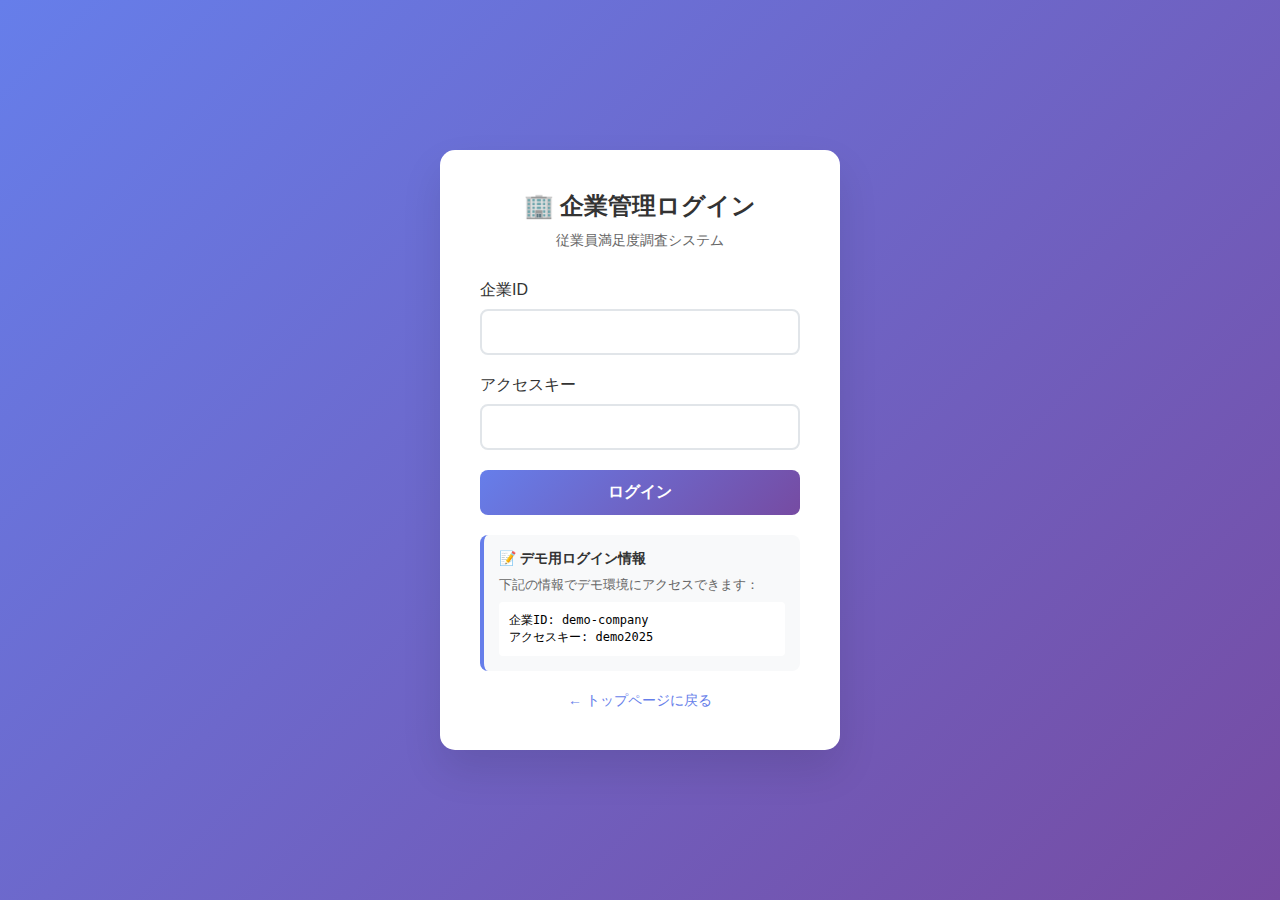
<file: company-dashboard.html>
<!DOCTYPE html>
<html lang="ja">
<head>
    <meta charset="UTF-8">
    <meta name="viewport" content="width=device-width, initial-scale=1.0">
    <title>企業管理ダッシュボード - 従業員満足度調査システム</title>
    <link rel="stylesheet" href="company-style.css">
</head>
<body>
    <div class="dashboard-container">
        <!-- ヘッダー -->
        <header class="dashboard-header">
            <div class="header-content">
                <div class="logo-section">
                    <h1>📊 企業管理ダッシュボード</h1>
                    <p class="company-name" id="companyName">読み込み中...</p>
                </div>
                <div class="header-actions">
                    <button class="refresh-btn" onclick="refreshData()">🔄 更新</button>
                    <button class="logout-btn" onclick="logout()">ログアウト</button>
                </div>
            </div>
        </header>

        <!-- メインコンテンツ -->
        <main class="main-content">
            <!-- サマリーカード -->
            <div class="summary-cards">
                <div class="summary-card">
                    <div class="card-icon">🔗</div>
                    <div class="card-content">
                        <h3>発行済みURL</h3>
                        <div class="card-value" id="totalUrls">-</div>
                        <div class="card-subtitle">現在利用可能</div>
                    </div>
                </div>
                <div class="summary-card">
                    <div class="card-icon">✅</div>
                    <div class="card-content">
                        <h3>回答数</h3>
                        <div class="card-value" id="totalResponses">-</div>
                        <div class="card-subtitle">今月の実績</div>
                    </div>
                </div>
                <div class="summary-card">
                    <div class="card-icon">📈</div>
                    <div class="card-content">
                        <h3>平均満足度</h3>
                        <div class="card-value" id="avgSatisfaction">-</div>
                        <div class="card-subtitle">5点満点中</div>
                    </div>
                </div>
                <div class="summary-card">
                    <div class="card-icon">🎯</div>
                    <div class="card-content">
                        <h3>完了率</h3>
                        <div class="card-value" id="completionRate">-</div>
                        <div class="card-subtitle">回答完了率</div>
                    </div>
                </div>
            </div>

            <!-- URL管理セクション -->
            <div class="section">
                <div class="section-header">
                    <h2>🔗 調査URL管理</h2>
                    <button class="create-btn" onclick="showCreateModal()">+ 新しいURLを発行</button>
                </div>

                <!-- URL一覧 -->
                <div class="url-list" id="urlList">
                    <!-- URLカードはJavaScriptで動的に挿入 -->
                </div>
            </div>

            <!-- 分析結果セクション -->
            <div class="section">
                <div class="section-header">
                    <h2>📊 調査結果サマリー</h2>
                    <button class="export-btn" onclick="exportResults()">📤 データ出力</button>
                </div>

                <div class="results-grid">
                    <div class="result-card">
                        <h3>満足度分布</h3>
                        <div class="chart-placeholder">
                            <div class="satisfaction-bars" id="satisfactionBars">
                                <!-- 満足度バーチャートをここに挿入 -->
                            </div>
                        </div>
                    </div>

                    <div class="result-card">
                        <h3>最近の回答状況</h3>
                        <div class="recent-responses" id="recentResponses">
                            <!-- 最新回答をここに挿入 -->
                        </div>
                    </div>
                </div>
            </div>
        </main>
    </div>

    <!-- モーダル: 新規URL作成 -->
    <div id="createModal" class="modal">
        <div class="modal-content">
            <div class="modal-header">
                <h3>新しい調査URLを発行</h3>
                <span class="modal-close" onclick="closeModal()">&times;</span>
            </div>
            <div class="modal-body">
                <form id="createUrlForm">
                    <div class="form-group">
                        <label>調査名・説明</label>
                        <input type="text" id="urlDescription" placeholder="例：2025年度従業員満足度調査" required>
                    </div>
                    
                    <div class="form-group">
                        <label>最大回答数</label>
                        <input type="number" id="maxResponses" value="50" min="1" max="1000" required>
                        <small>1〜1000の範囲で設定してください</small>
                    </div>
                    
                    <div class="form-group">
                        <label>有効期限</label>
                        <select id="expiryHours" required>
                            <option value="24">24時間</option>
                            <option value="72">3日間</option>
                            <option value="168">1週間</option>
                            <option value="720" selected>30日間</option>
                            <option value="2160">90日間</option>
                        </select>
                    </div>
                </form>
            </div>
            <div class="modal-footer">
                <button class="cancel-btn" onclick="closeModal()">キャンセル</button>
                <button class="submit-btn" onclick="createUrl()">URLを発行</button>
            </div>
        </div>
    </div>

    <!-- モーダル: URL詳細 -->
    <div id="detailModal" class="modal">
        <div class="modal-content">
            <div class="modal-header">
                <h3>調査URL詳細</h3>
                <span class="modal-close" onclick="closeDetailModal()">&times;</span>
            </div>
            <div class="modal-body">
                <div class="url-detail" id="urlDetailContent">
                    <!-- URL詳細情報をここに表示 -->
                </div>
            </div>
            <div class="modal-footer">
                <button class="copy-btn" onclick="copyUrl()">📋 URLをコピー</button>
                <button class="deactivate-btn" onclick="deactivateUrl()">🚫 無効化</button>
                <button class="close-btn" onclick="closeDetailModal()">閉じる</button>
            </div>
        </div>
    </div>

    <script src="company-script.js"></script>
</body>
</html>
</file>
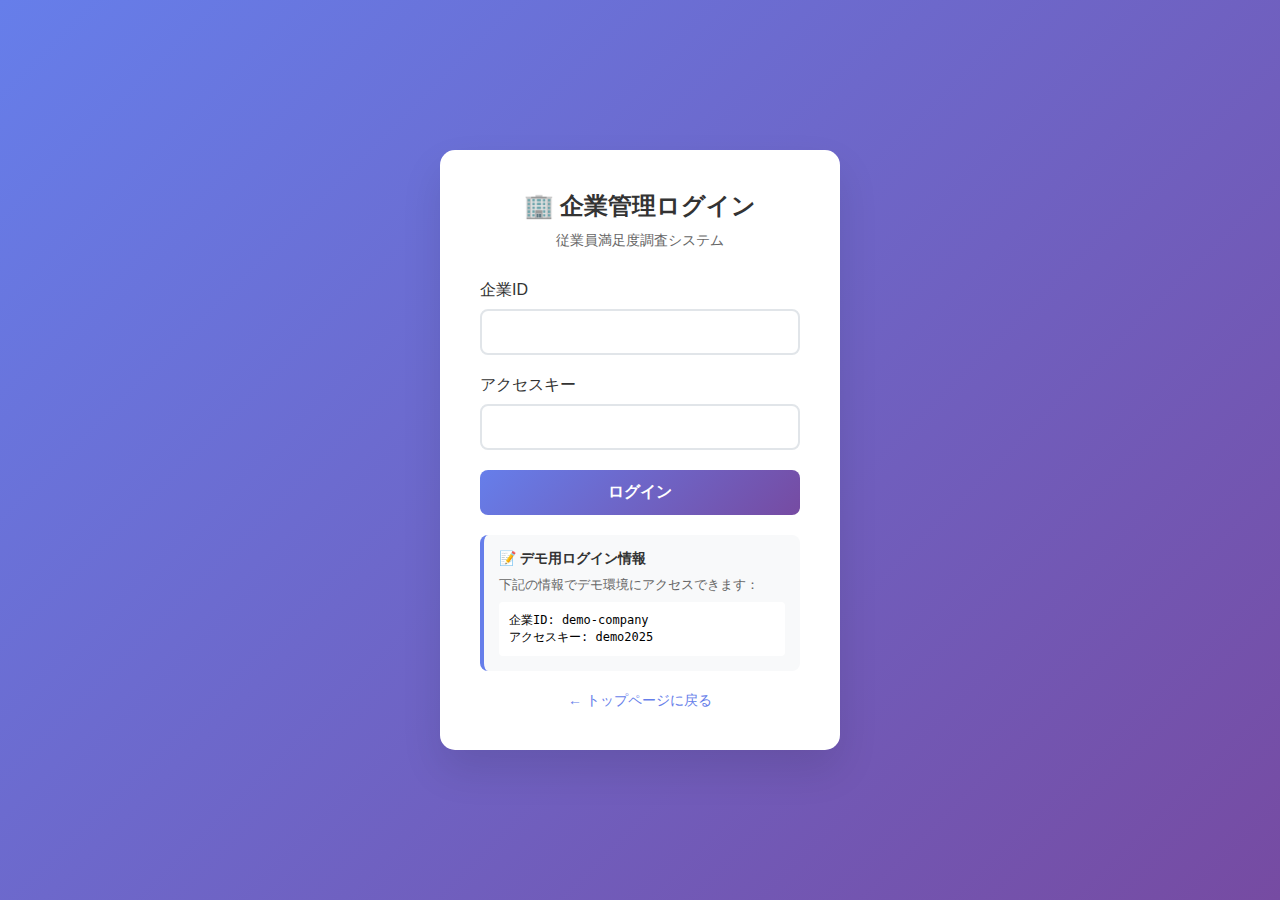
<file: company-login.html>
<!DOCTYPE html>
<html lang="ja">
<head>
    <meta charset="UTF-8">
    <meta name="viewport" content="width=device-width, initial-scale=1.0">
    <title>企業管理ログイン - 従業員満足度調査システム</title>
    <style>
        * {
            margin: 0;
            padding: 0;
            box-sizing: border-box;
        }

        body {
            font-family: 'Segoe UI', Tahoma, Geneva, Verdana, sans-serif;
            background: linear-gradient(135deg, #667eea 0%, #764ba2 100%);
            min-height: 100vh;
            display: flex;
            align-items: center;
            justify-content: center;
        }

        .login-container {
            background: white;
            padding: 40px;
            border-radius: 15px;
            box-shadow: 0 20px 40px rgba(0,0,0,0.1);
            width: 100%;
            max-width: 400px;
        }

        .logo-section {
            text-align: center;
            margin-bottom: 30px;
        }

        .logo-section h1 {
            color: #333;
            font-size: 24px;
            margin-bottom: 10px;
        }

        .logo-section p {
            color: #666;
            font-size: 14px;
        }

        .form-group {
            margin-bottom: 20px;
        }

        .form-group label {
            display: block;
            margin-bottom: 8px;
            color: #333;
            font-weight: 500;
        }

        .form-group input {
            width: 100%;
            padding: 12px;
            border: 2px solid #e1e5e9;
            border-radius: 8px;
            font-size: 16px;
            transition: border-color 0.3s;
        }

        .form-group input:focus {
            outline: none;
            border-color: #667eea;
        }

        .login-btn {
            width: 100%;
            padding: 12px;
            background: linear-gradient(135deg, #667eea 0%, #764ba2 100%);
            color: white;
            border: none;
            border-radius: 8px;
            font-size: 16px;
            font-weight: 600;
            cursor: pointer;
            transition: transform 0.2s, box-shadow 0.2s;
        }

        .login-btn:hover {
            transform: translateY(-2px);
            box-shadow: 0 5px 15px rgba(102, 126, 234, 0.4);
        }

        .login-btn:active {
            transform: translateY(0);
        }

        .error-message {
            color: #e74c3c;
            text-align: center;
            margin-top: 15px;
            font-size: 14px;
            display: none;
        }

        .demo-info {
            margin-top: 20px;
            padding: 15px;
            background: #f8f9fa;
            border-radius: 8px;
            border-left: 4px solid #667eea;
        }

        .demo-info h4 {
            color: #333;
            margin-bottom: 8px;
            font-size: 14px;
        }

        .demo-info p {
            color: #666;
            font-size: 13px;
            line-height: 1.4;
        }

        .demo-credentials {
            background: #fff;
            padding: 10px;
            border-radius: 4px;
            margin-top: 8px;
            font-family: monospace;
            font-size: 12px;
        }

        .back-link {
            text-align: center;
            margin-top: 20px;
        }

        .back-link a {
            color: #667eea;
            text-decoration: none;
            font-size: 14px;
        }

        .back-link a:hover {
            text-decoration: underline;
        }
    </style>
</head>
<body>
    <div class="login-container">
        <div class="logo-section">
            <h1>🏢 企業管理ログイン</h1>
            <p>従業員満足度調査システム</p>
        </div>

        <form id="loginForm">
            <div class="form-group">
                <label for="companyId">企業ID</label>
                <input type="text" id="companyId" name="companyId" required>
            </div>

            <div class="form-group">
                <label for="accessKey">アクセスキー</label>
                <input type="password" id="accessKey" name="accessKey" required>
            </div>

            <button type="submit" class="login-btn">ログイン</button>
        </form>

        <div class="error-message" id="errorMessage">
            ログイン情報が正しくありません。
        </div>

        <div class="demo-info">
            <h4>📝 デモ用ログイン情報</h4>
            <p>下記の情報でデモ環境にアクセスできます：</p>
            <div class="demo-credentials">
                企業ID: demo-company<br>
                アクセスキー: demo2025
            </div>
        </div>

        <div class="back-link">
            <a href="/">← トップページに戻る</a>
        </div>
    </div>

    <script>
        document.getElementById('loginForm').addEventListener('submit', async function(e) {
            e.preventDefault();
            
            const companyId = document.getElementById('companyId').value;
            const accessKey = document.getElementById('accessKey').value;
            const errorMessage = document.getElementById('errorMessage');
            
            // エラーメッセージを非表示
            errorMessage.style.display = 'none';
            
            try {
                const response = await fetch('/api/company/login', {
                    method: 'POST',
                    headers: {
                        'Content-Type': 'application/json',
                    },
                    body: JSON.stringify({
                        company_id: companyId,
                        access_key: accessKey
                    })
                });
                
                const result = await response.json();
                
                if (response.ok && result.success) {
                    // トークンをセッションストレージに保存
                    sessionStorage.setItem('companyToken', result.token);
                    sessionStorage.setItem('companyId', companyId);
                    
                    // 企業ダッシュボードにリダイレクト
                    window.location.href = '/company-dashboard.html';
                } else {
                    errorMessage.textContent = result.error || 'ログインに失敗しました';
                    errorMessage.style.display = 'block';
                }
            } catch (error) {
                console.error('Login error:', error);
                errorMessage.textContent = 'サーバーエラーが発生しました';
                errorMessage.style.display = 'block';
            }
        });
    </script>
</body>
</html>
</file>
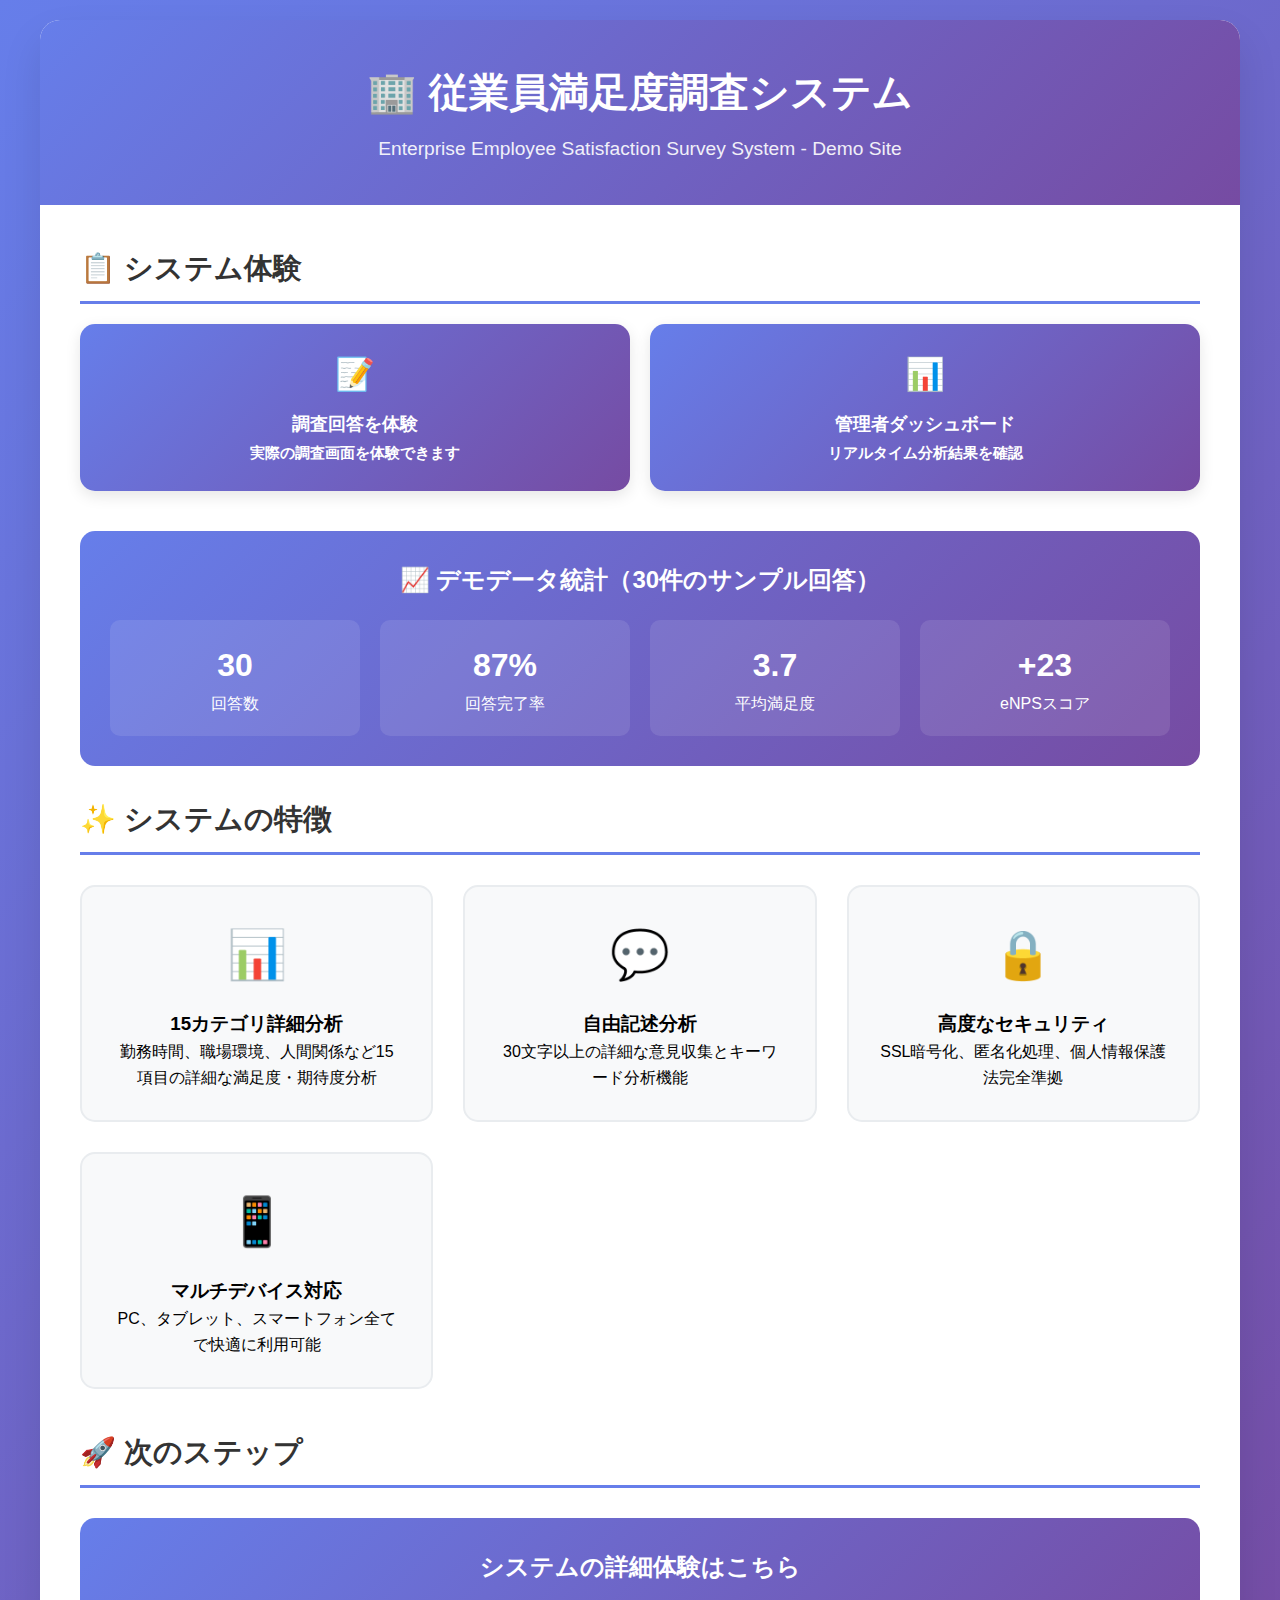
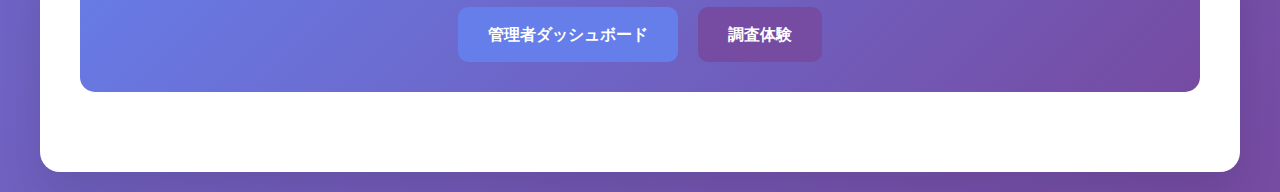
<file: demo.html>
<!DOCTYPE html>
<html lang="ja">
<head>
    <meta charset="UTF-8">
    <meta name="viewport" content="width=device-width, initial-scale=1.0">
    <title>従業員満足度調査システム - デモサイト</title>
    <style>
        * {
            margin: 0;
            padding: 0;
            box-sizing: border-box;
        }
        
        body {
            font-family: 'Hiragino Sans', 'Yu Gothic', 'Meiryo', sans-serif;
            line-height: 1.6;
            background: linear-gradient(135deg, #667eea 0%, #764ba2 100%);
            min-height: 100vh;
            padding: 20px;
        }
        
        .demo-container {
            max-width: 1200px;
            margin: 0 auto;
            background: white;
            border-radius: 20px;
            box-shadow: 0 20px 40px rgba(0,0,0,0.1);
            overflow: hidden;
        }
        
        .demo-header {
            background: linear-gradient(135deg, #667eea 0%, #764ba2 100%);
            color: white;
            padding: 40px;
            text-align: center;
        }
        
        .demo-header h1 {
            font-size: 2.5rem;
            margin-bottom: 10px;
        }
        
        .demo-header p {
            font-size: 1.2rem;
            opacity: 0.9;
        }
        
        .demo-content {
            padding: 40px;
        }
        
        .demo-section {
            margin-bottom: 40px;
        }
        
        .demo-section h2 {
            color: #333;
            margin-bottom: 20px;
            font-size: 1.8rem;
            border-bottom: 3px solid #667eea;
            padding-bottom: 10px;
        }
        
        .demo-buttons {
            display: grid;
            grid-template-columns: repeat(auto-fit, minmax(300px, 1fr));
            gap: 20px;
            margin-bottom: 40px;
        }
        
        .demo-button {
            display: block;
            background: linear-gradient(135deg, #667eea 0%, #764ba2 100%);
            color: white;
            text-decoration: none;
            padding: 25px;
            border-radius: 15px;
            text-align: center;
            font-size: 1.1rem;
            font-weight: bold;
            transition: transform 0.3s ease, box-shadow 0.3s ease;
            box-shadow: 0 5px 15px rgba(0,0,0,0.1);
        }
        
        .demo-button:hover {
            transform: translateY(-3px);
            box-shadow: 0 10px 25px rgba(0,0,0,0.2);
        }
        
        .demo-button .icon {
            font-size: 2rem;
            display: block;
            margin-bottom: 10px;
        }
        
        .features {
            display: grid;
            grid-template-columns: repeat(auto-fit, minmax(300px, 1fr));
            gap: 30px;
            margin-top: 30px;
        }
        
        .feature-card {
            background: #f8f9fa;
            padding: 30px;
            border-radius: 15px;
            text-align: center;
            border: 2px solid #e9ecef;
            transition: transform 0.3s ease;
        }
        
        .feature-card:hover {
            transform: translateY(-5px);
            border-color: #667eea;
        }
        
        .feature-icon {
            font-size: 3rem;
            margin-bottom: 15px;
            color: #667eea;
        }
        
        .stats {
            background: linear-gradient(135deg, #667eea 0%, #764ba2 100%);
            color: white;
            padding: 30px;
            border-radius: 15px;
            text-align: center;
            margin: 30px 0;
        }
        
        .stats h3 {
            font-size: 1.5rem;
            margin-bottom: 20px;
        }
        
        .stats-grid {
            display: grid;
            grid-template-columns: repeat(auto-fit, minmax(150px, 1fr));
            gap: 20px;
        }
        
        .stat-item {
            background: rgba(255,255,255,0.1);
            padding: 20px;
            border-radius: 10px;
        }
        
        .stat-number {
            font-size: 2rem;
            font-weight: bold;
            display: block;
        }
        
        .contact-info {
            background: #f8f9fa;
            padding: 30px;
            border-radius: 15px;
            text-align: center;
            margin-top: 40px;
        }
        
        .contact-info h3 {
            color: #333;
            margin-bottom: 15px;
        }
        
        .contact-info p {
            color: #666;
            margin: 10px 0;
        }
    </style>
</head>
<body>
    <div class="demo-container">
        <div class="demo-header">
            <h1>🏢 従業員満足度調査システム</h1>
            <p>Enterprise Employee Satisfaction Survey System - Demo Site</p>
        </div>
        
        <div class="demo-content">
            <div class="demo-section">
                <h2>📋 システム体験</h2>
                <div class="demo-buttons">
                    <a href="/index.html" class="demo-button">
                        <span class="icon">📝</span>
                        調査回答を体験<br>
                        <small>実際の調査画面を体験できます</small>
                    </a>
                    <a href="/admin-dashboard.html" class="demo-button">
                        <span class="icon">📊</span>
                        管理者ダッシュボード<br>
                        <small>リアルタイム分析結果を確認</small>
                    </a>
                </div>
            </div>
            
            <div class="stats">
                <h3>📈 デモデータ統計（30件のサンプル回答）</h3>
                <div class="stats-grid">
                    <div class="stat-item">
                        <span class="stat-number">30</span>
                        <span>回答数</span>
                    </div>
                    <div class="stat-item">
                        <span class="stat-number">87%</span>
                        <span>回答完了率</span>
                    </div>
                    <div class="stat-item">
                        <span class="stat-number">3.7</span>
                        <span>平均満足度</span>
                    </div>
                    <div class="stat-item">
                        <span class="stat-number">+23</span>
                        <span>eNPSスコア</span>
                    </div>
                </div>
            </div>
            
            <div class="demo-section">
                <h2>✨ システムの特徴</h2>
                <div class="features">
                    <div class="feature-card">
                        <div class="feature-icon">📊</div>
                        <h3>15カテゴリ詳細分析</h3>
                        <p>勤務時間、職場環境、人間関係など15項目の詳細な満足度・期待度分析</p>
                    </div>
                    <div class="feature-card">
                        <div class="feature-icon">💬</div>
                        <h3>自由記述分析</h3>
                        <p>30文字以上の詳細な意見収集とキーワード分析機能</p>
                    </div>
                    <div class="feature-card">
                        <div class="feature-icon">🔒</div>
                        <h3>高度なセキュリティ</h3>
                        <p>SSL暗号化、匿名化処理、個人情報保護法完全準拠</p>
                    </div>
                    <div class="feature-card">
                        <div class="feature-icon">📱</div>
                        <h3>マルチデバイス対応</h3>
                        <p>PC、タブレット、スマートフォン全てで快適に利用可能</p>
                    </div>
                </div>
            </div>
            
            <div class="demo-section">
                <h2>🚀 次のステップ</h2>
                <div class="stats">
                    <h3>システムの詳細体験はこちら</h3>
                    <div style="display: flex; justify-content: center; gap: 20px; flex-wrap: wrap; margin-top: 20px;">
                        <a href="/admin-dashboard.html" style="background: #667eea; color: white; padding: 15px 30px; border-radius: 10px; text-decoration: none; font-weight: bold;">管理者ダッシュボード</a>
                        <a href="/index.html" style="background: #764ba2; color: white; padding: 15px 30px; border-radius: 10px; text-decoration: none; font-weight: bold;">調査体験</a>
                    </div>
                </div>
            </div>
        </div>
    </div>
</body>
</html>
</file>
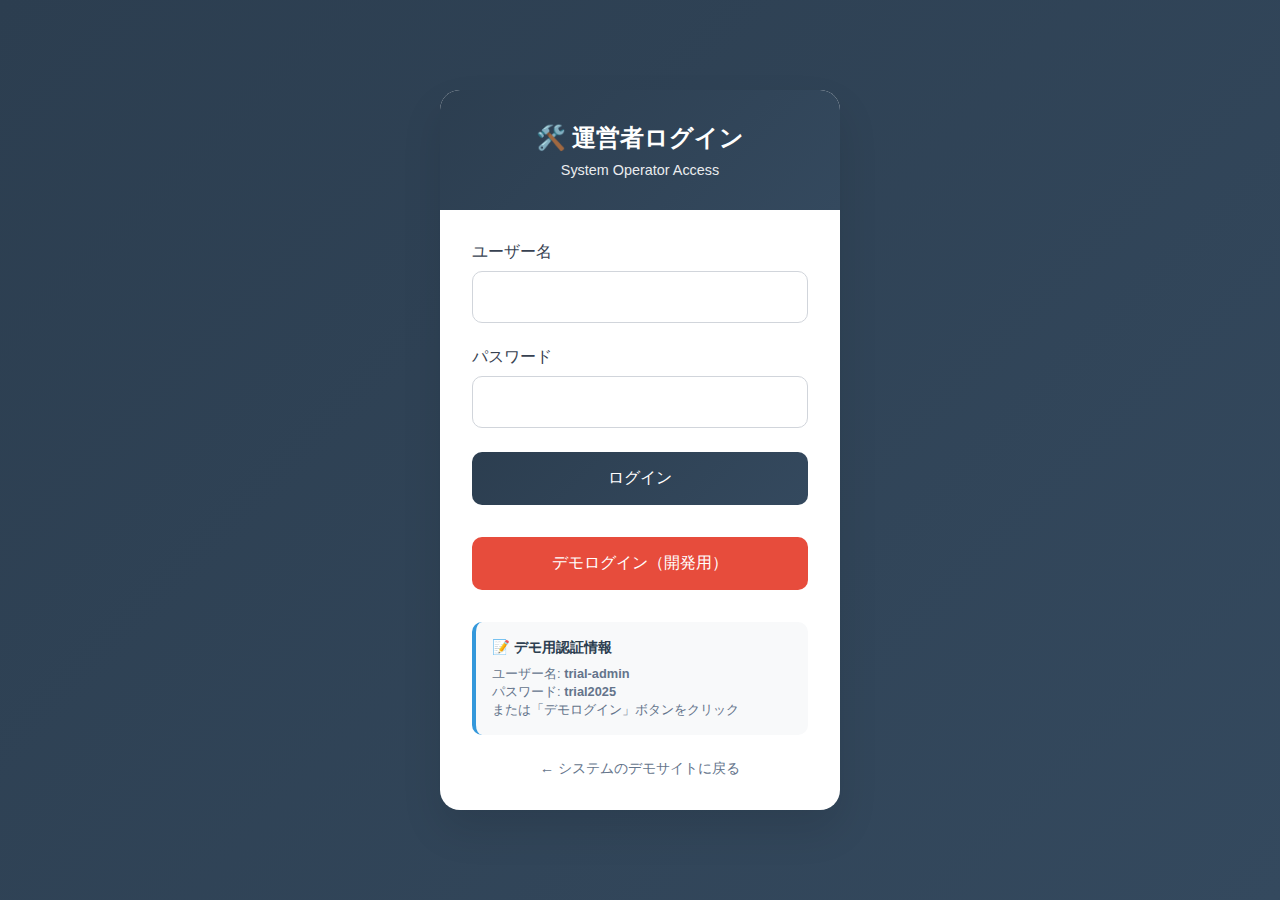
<file: operator-login.html>
<!DOCTYPE html>
<html lang="ja">
<head>
    <meta charset="UTF-8">
    <meta name="viewport" content="width=device-width, initial-scale=1.0">
    <title>運営者ログイン - 従業員満足度調査システム</title>
    <style>
        * {
            margin: 0;
            padding: 0;
            box-sizing: border-box;
        }

        body {
            font-family: 'Hiragino Sans', 'Yu Gothic', 'Meiryo', sans-serif;
            background: linear-gradient(135deg, #2c3e50 0%, #34495e 100%);
            min-height: 100vh;
            display: flex;
            align-items: center;
            justify-content: center;
            padding: 20px;
        }

        .login-container {
            background: white;
            border-radius: 20px;
            box-shadow: 0 20px 40px rgba(0,0,0,0.1);
            overflow: hidden;
            max-width: 400px;
            width: 100%;
            animation: fadeIn 0.6s ease;
        }

        @keyframes fadeIn {
            from { opacity: 0; transform: translateY(30px); }
            to { opacity: 1; transform: translateY(0); }
        }

        .login-header {
            background: linear-gradient(135deg, #2c3e50 0%, #34495e 100%);
            color: white;
            padding: 2rem;
            text-align: center;
        }

        .login-header h1 {
            font-size: 1.5rem;
            margin-bottom: 0.5rem;
        }

        .login-header p {
            opacity: 0.9;
            font-size: 0.9rem;
        }

        .login-form {
            padding: 2rem;
        }

        .form-group {
            margin-bottom: 1.5rem;
        }

        .form-group label {
            display: block;
            margin-bottom: 0.5rem;
            font-weight: 500;
            color: #374151;
        }

        .form-group input {
            width: 100%;
            padding: 1rem;
            border: 1px solid #d1d5db;
            border-radius: 10px;
            font-size: 1rem;
            transition: border-color 0.3s ease, box-shadow 0.3s ease;
        }

        .form-group input:focus {
            outline: none;
            border-color: #2c3e50;
            box-shadow: 0 0 0 3px rgba(44, 62, 80, 0.1);
        }

        .login-button {
            width: 100%;
            background: linear-gradient(135deg, #2c3e50 0%, #34495e 100%);
            color: white;
            border: none;
            padding: 1rem;
            border-radius: 10px;
            font-size: 1rem;
            font-weight: 500;
            cursor: pointer;
            transition: transform 0.3s ease, box-shadow 0.3s ease;
            margin-bottom: 1rem;
        }

        .login-button:hover {
            transform: translateY(-2px);
            box-shadow: 0 10px 25px rgba(44, 62, 80, 0.3);
        }

        .login-button:active {
            transform: translateY(0);
        }

        .demo-login {
            background: #e74c3c;
            margin-top: 1rem;
        }

        .demo-login:hover {
            box-shadow: 0 10px 25px rgba(231, 76, 60, 0.3);
        }

        .alert {
            padding: 1rem;
            border-radius: 8px;
            margin-bottom: 1rem;
            display: none;
        }

        .alert.error {
            background: #fee;
            color: #c53030;
            border: 1px solid #fed7d7;
        }

        .alert.success {
            background: #f0fff4;
            color: #2f855a;
            border: 1px solid #c6f6d5;
        }

        .demo-info {
            background: #f8f9fa;
            border-radius: 10px;
            padding: 1rem;
            margin-top: 1rem;
            border-left: 4px solid #3498db;
        }

        .demo-info h4 {
            color: #2c3e50;
            margin-bottom: 0.5rem;
            font-size: 0.9rem;
        }

        .demo-info p {
            color: #64748b;
            font-size: 0.8rem;
            line-height: 1.4;
        }

        .back-link {
            text-align: center;
            margin-top: 1.5rem;
        }

        .back-link a {
            color: #64748b;
            text-decoration: none;
            font-size: 0.9rem;
        }

        .back-link a:hover {
            color: #2c3e50;
        }

        @media (max-width: 480px) {
            .login-container {
                margin: 10px;
            }
            
            .login-header {
                padding: 1.5rem;
            }
            
            .login-form {
                padding: 1.5rem;
            }
        }
    </style>
</head>
<body>
    <div class="login-container">
        <div class="login-header">
            <h1>🛠️ 運営者ログイン</h1>
            <p>System Operator Access</p>
        </div>
        
        <div class="login-form">
            <div id="alertMessage" class="alert"></div>
            
            <form id="loginForm" onsubmit="handleLogin(event)">
                <div class="form-group">
                    <label for="username">ユーザー名</label>
                    <input type="text" id="username" name="username" required autocomplete="username">
                </div>
                
                <div class="form-group">
                    <label for="password">パスワード</label>
                    <input type="password" id="password" name="password" required autocomplete="current-password">
                </div>
                
                <button type="submit" class="login-button">ログイン</button>
            </form>
            
            <button type="button" class="login-button demo-login" onclick="demoLogin()">
                デモログイン（開発用）
            </button>
            
            <div class="demo-info">
                <h4>📝 デモ用認証情報</h4>
                <p>
                    ユーザー名: <strong>trial-admin</strong><br>
                    パスワード: <strong>trial2025</strong><br>
                    または「デモログイン」ボタンをクリック
                </p>
            </div>
            
            <div class="back-link">
                <a href="/demo.html">← システムのデモサイトに戻る</a>
            </div>
        </div>
    </div>

    <script>
        // ログイン処理
        function handleLogin(event) {
            event.preventDefault();
            
            const username = document.getElementById('username').value;
            const password = document.getElementById('password').value;
            
            // 簡易認証チェック（実際の実装では暗号化されたパスワードを使用）
            if (username === 'trial-admin' && password === 'trial2025') {
                showAlert('ログインに成功しました', 'success');
                
                // デモ用トークンをセッションストレージに保存
                sessionStorage.setItem('operator_token', 'trial_operator_token_2025');
                sessionStorage.setItem('operator_user', username);
                
                // ダッシュボードへリダイレクト
                setTimeout(() => {
                    window.location.href = '/operator-dashboard.html';
                }, 1000);
                
            } else {
                showAlert('ユーザー名またはパスワードが間違っています', 'error');
            }
        }
        
        // デモログイン
        function demoLogin() {
            document.getElementById('username').value = 'trial-admin';
            document.getElementById('password').value = 'trial2025';
            
            showAlert('デモ認証情報を入力しました', 'success');
            
            // 自動ログイン
            setTimeout(() => {
                sessionStorage.setItem('operator_token', 'trial_operator_token_2025');
                sessionStorage.setItem('operator_user', 'trial-admin');
                window.location.href = '/operator-dashboard.html';
            }, 1500);
        }
        
        // アラート表示
        function showAlert(message, type) {
            const alertDiv = document.getElementById('alertMessage');
            alertDiv.textContent = message;
            alertDiv.className = `alert ${type}`;
            alertDiv.style.display = 'block';
            
            if (type === 'error') {
                setTimeout(() => {
                    alertDiv.style.display = 'none';
                }, 5000);
            }
        }
        
        // ページ読み込み時の処理
        document.addEventListener('DOMContentLoaded', function() {
            // 既にログイン済みの場合はダッシュボードへリダイレクト
            const token = sessionStorage.getItem('operator_token');
            if (token === 'trial_operator_token_2025') {
                showAlert('既にログインしています。ダッシュボードへ移動します...', 'success');
                setTimeout(() => {
                    window.location.href = '/operator-dashboard.html';
                }, 1000);
            }
        });
        
        // Enterキーでログイン
        document.addEventListener('keypress', function(event) {
            if (event.key === 'Enter') {
                const form = document.getElementById('loginForm');
                if (form) {
                    form.dispatchEvent(new Event('submit'));
                }
            }
        });
    </script>
</body>
</html>
</file>
<file: survey-style.css>
/* リセット・基本設定 */
* {
    margin: 0;
    padding: 0;
    box-sizing: border-box;
}

body {
    font-family: -apple-system, BlinkMacSystemFont, 'Segoe UI', 'Roboto', 'Helvetica Neue', Arial, sans-serif;
    background: linear-gradient(135deg, #667eea 0%, #764ba2 100%);
    min-height: 100vh;
    color: #333;
    line-height: 1.6;
    -webkit-text-size-adjust: 100%;
    -webkit-font-smoothing: antialiased;
    -moz-osx-font-smoothing: grayscale;
}

.survey-container {
    max-width: 900px;
    margin: 0 auto;
    background: white;
    min-height: 100vh;
    box-shadow: 0 0 30px rgba(0,0,0,0.1);
}

/* ヘッダースタイル */
.survey-header {
    background: linear-gradient(135deg, #4f46e5, #7c3aed);
    padding: 30px;
    color: white;
    text-align: center;
}

.header-content {
    display: flex;
    justify-content: space-between;
    align-items: center;
    margin-bottom: 20px;
}

.company-logo h1 {
    font-size: 24px;
    font-weight: 600;
}

.progress-info {
    background: rgba(255,255,255,0.2);
    padding: 8px 16px;
    border-radius: 20px;
    font-weight: 600;
}

/* プログレスバー */
.progress-bar-container {
    display: flex;
    align-items: center;
    gap: 15px;
}

.progress-bar {
    flex: 1;
    height: 8px;
    background: rgba(255,255,255,0.3);
    border-radius: 4px;
    overflow: hidden;
}

.progress-fill {
    height: 100%;
    background: linear-gradient(90deg, #10b981, #06d6a0);
    border-radius: 4px;
    transition: width 0.5s ease;
    width: 11%;
}

.progress-text {
    font-weight: 600;
    min-width: 40px;
}

/* ページスタイル */
.survey-page {
    display: none;
    padding: 40px 30px;
    min-height: calc(100vh - 200px);
}

.survey-page.active {
    display: block;
    animation: fadeIn 0.5s ease;
}

@keyframes fadeIn {
    from { opacity: 0; transform: translateY(20px); }
    to { opacity: 1; transform: translateY(0); }
}

.page-header {
    text-align: center;
    margin-bottom: 40px;
}

.page-header h2 {
    font-size: 28px;
    color: #1f2937;
    margin-bottom: 12px;
}

.page-description {
    font-size: 16px;
    color: #6b7280;
    max-width: 600px;
    margin: 0 auto;
}

.rating-guide {
    font-weight: 600;
    color: #7c3aed;
}

/* コンテンツボックス */
.content-box {
    background: #f8fafc;
    border-radius: 12px;
    padding: 30px;
    margin: 30px 0;
    border-left: 4px solid #7c3aed;
}

.content-box h3 {
    color: #1f2937;
    margin-bottom: 20px;
    font-size: 20px;
}

.survey-info p {
    margin-bottom: 15px;
    color: #4b5563;
}

.survey-stats {
    display: flex;
    justify-content: center;
    gap: 40px;
    margin-top: 30px;
}

.stat-item {
    text-align: center;
}

.stat-number {
    display: block;
    font-size: 32px;
    font-weight: 700;
    color: #7c3aed;
}

.stat-label {
    font-size: 14px;
    color: #6b7280;
    text-transform: uppercase;
    letter-spacing: 0.5px;
}

/* 質問コンテナ */
.questions-container {
    max-width: 900px;
    margin: 0 auto;
}

/* 満足度・期待度二重評価 */
.dual-evaluation-group {
    margin-bottom: 35px;
    padding: 25px;
    background: #fafafa;
    border-radius: 12px;
    border-left: 4px solid #7c3aed;
}

.dual-evaluation-item {
    margin-bottom: 20px;
}

.dual-evaluation-item:last-child {
    margin-bottom: 0;
}

.evaluation-label {
    display: block;
    font-weight: 600;
    color: #1f2937;
    margin-bottom: 8px;
    font-size: 14px;
}

.evaluation-type {
    color: #7c3aed;
    font-weight: 700;
}

.dual-scale-container {
    display: flex;
    gap: 10px;
    align-items: center;
}

.dual-scale-container .scale-options {
    flex: 1;
    gap: 8px;
}

.dual-scale-container .scale-option {
    min-width: 60px;
    padding: 8px 4px;
    font-size: 12px;
}

.dual-scale-container .scale-option span {
    font-size: 14px;
    line-height: 1.2;
}

.dual-scale-container small {
    font-size: 10px;
    opacity: 0.8;
}

.question-main-label {
    display: block;
    font-weight: 600;
    color: #1f2937;
    margin-bottom: 20px;
    font-size: 16px;
    border-bottom: 1px solid #e5e7eb;
    padding-bottom: 10px;
}

.question-group {
    margin-bottom: 35px;
    padding: 25px;
    background: #fafafa;
    border-radius: 12px;
    border: 1px solid #e5e7eb;
}

.satisfaction-question-group {
    margin-bottom: 25px;
    padding: 20px;
    background: #fafafa;
    border-radius: 10px;
    border-left: 4px solid #7c3aed;
}

.question-label {
    display: block;
    font-weight: 600;
    color: #1f2937;
    margin-bottom: 15px;
    font-size: 16px;
}

.question-label.required::after {
    content: " *";
    color: #ef4444;
    font-weight: 700;
}

.question-hint {
    font-size: 14px;
    color: #6b7280;
    margin-bottom: 12px;
    font-style: italic;
}

/* 入力フィールド */
.select-input, .number-input {
    width: 100%;
    padding: 12px 16px;
    border: 2px solid #d1d5db;
    border-radius: 8px;
    font-size: 16px;
    transition: border-color 0.3s ease;
}

.select-input:focus, .number-input:focus {
    outline: none;
    border-color: #7c3aed;
    box-shadow: 0 0 0 3px rgba(124, 58, 237, 0.1);
}

.textarea-container {
    position: relative;
    width: 100%;
}

.textarea-input {
    width: 100%;
    min-height: 120px;
    padding: 12px 16px;
    border: 2px solid #d1d5db;
    border-radius: 8px;
    font-size: 16px;
    font-family: inherit;
    resize: vertical;
    transition: border-color 0.3s ease;
}

.textarea-input:focus {
    outline: none;
    border-color: #7c3aed;
    box-shadow: 0 0 0 3px rgba(124, 58, 237, 0.1);
}

.textarea-input:invalid {
    border-color: #ef4444;
}

.textarea-input:valid {
    border-color: #10b981;
}

.char-counter {
    text-align: right;
    font-size: 14px;
    color: #64748b;
    margin-top: 5px;
    padding-right: 5px;
}

.char-counter.warning {
    color: #f59e0b;
}

.char-counter.error {
    color: #ef4444;
}

.char-counter.valid {
    color: #10b981;
}

/* ラジオボタン */
.radio-group {
    display: flex;
    flex-wrap: wrap;
    gap: 15px;
}

.radio-option {
    display: flex;
    align-items: center;
    cursor: pointer;
    padding: 10px 15px;
    border: 2px solid #e5e7eb;
    border-radius: 8px;
    transition: all 0.3s ease;
    background: white;
}

.radio-option:hover {
    border-color: #7c3aed;
    background: #faf5ff;
}

.radio-option input[type="radio"] {
    margin-right: 8px;
    accent-color: #7c3aed;
}

.radio-option input[type="radio"]:checked + span {
    color: #7c3aed;
    font-weight: 600;
}

/* 評価スケール */
.rating-scale {
    padding: 20px 0;
}

.rating-scale-compact {
    padding: 10px 0;
}

.scale-labels {
    display: flex;
    justify-content: space-between;
    margin-bottom: 15px;
    font-size: 14px;
    color: #6b7280;
}

.scale-options {
    display: flex;
    justify-content: space-between;
    gap: 10px;
}

.scale-options.eleven-point {
    gap: 5px;
}

.scale-options.eleven-point .scale-option {
    min-width: 45px;
    padding: 10px 5px;
}

.scale-option {
    flex: 1;
    display: flex;
    flex-direction: column;
    align-items: center;
    cursor: pointer;
    padding: 15px 8px;
    border: 2px solid #e5e7eb;
    border-radius: 8px;
    transition: all 0.3s ease;
    background: white;
}

.scale-option:hover {
    border-color: #7c3aed;
    background: #faf5ff;
}

.scale-option input[type="radio"] {
    display: none;
}

.scale-option span {
    font-weight: 600;
    font-size: 18px;
    color: #6b7280;
}

.scale-option input[type="radio"]:checked + span {
    color: #7c3aed;
}

.scale-option:has(input[type="radio"]:checked) {
    border-color: #7c3aed;
    background: #faf5ff;
}

/* ナビゲーションボタン */
.navigation-buttons {
    display: flex;
    justify-content: center;
    gap: 20px;
    padding: 30px;
    background: #f9fafb;
    border-top: 1px solid #e5e7eb;
}

.nav-button {
    padding: 12px 30px;
    border: none;
    border-radius: 8px;
    font-size: 16px;
    font-weight: 600;
    cursor: pointer;
    transition: all 0.3s ease;
    min-width: 120px;
}

.prev-button {
    background: #e5e7eb;
    color: #374151;
}

.prev-button:hover {
    background: #d1d5db;
}

.next-button {
    background: linear-gradient(135deg, #7c3aed, #4f46e5);
    color: white;
}

.next-button:hover {
    transform: translateY(-2px);
    box-shadow: 0 5px 15px rgba(124, 58, 237, 0.3);
}

.submit-button {
    background: linear-gradient(135deg, #10b981, #059669);
    color: white;
}

.submit-button:hover {
    transform: translateY(-2px);
    box-shadow: 0 5px 15px rgba(16, 185, 129, 0.3);
}

/* モーダル */
.modal-overlay {
    position: fixed;
    top: 0;
    left: 0;
    width: 100%;
    height: 100%;
    background: rgba(0,0,0,0.5);
    display: flex;
    justify-content: center;
    align-items: center;
    z-index: 1000;
}

.modal-content {
    background: white;
    padding: 40px;
    border-radius: 12px;
    text-align: center;
    max-width: 500px;
    margin: 20px;
}

.modal-content h2 {
    color: #1f2937;
    margin-bottom: 20px;
}

.modal-content p {
    color: #6b7280;
    margin-bottom: 30px;
}

.modal-button {
    padding: 12px 30px;
    background: linear-gradient(135deg, #7c3aed, #4f46e5);
    color: white;
    border: none;
    border-radius: 8px;
    font-size: 16px;
    font-weight: 600;
    cursor: pointer;
    transition: all 0.3s ease;
}

.modal-button:hover {
    transform: translateY(-2px);
    box-shadow: 0 5px 15px rgba(124, 58, 237, 0.3);
}

/* 開発中表示 */
.development-note {
    text-align: center;
    color: #6b7280;
    font-style: italic;
    padding: 60px 20px;
    background: #f8fafc;
    border-radius: 12px;
    border: 2px dashed #d1d5db;
}

/* レスポンシブデザイン */
@media (max-width: 768px) {
    /* 基本レイアウト */
    .survey-container {
        margin: 0;
        box-shadow: none;
        max-width: 100vw;
        overflow-x: hidden;
    }
    
    .survey-header {
        padding: 15px 10px;
    }
    
    .header-content {
        flex-direction: column;
        gap: 15px;
        text-align: center;
    }
    
    .company-logo h1 {
        font-size: 18px;
        line-height: 1.3;
    }
    
    .survey-page {
        padding: 15px 10px;
        min-height: calc(100vh - 180px);
    }
    
    .page-header h2 {
        font-size: 22px;
        margin-bottom: 15px;
    }
    
    .page-description {
        font-size: 14px;
        line-height: 1.5;
    }
    
    /* コンテンツボックス */
    .content-box {
        padding: 15px;
        margin: 15px 0;
    }
    
    /* 統計表示 */
    .survey-stats {
        gap: 15px;
        flex-wrap: wrap;
        justify-content: center;
    }
    
    .stat-item {
        min-width: 60px;
    }
    
    /* フォーム要素 */
    .form-group {
        margin-bottom: 25px;
    }
    
    .form-group label {
        font-size: 16px;
        margin-bottom: 12px;
    }
    
    /* ラジオボタン */
    .radio-group {
        flex-direction: column;
        gap: 10px;
    }
    
    .radio-option {
        padding: 15px;
        font-size: 16px;
    }
    
    /* スケール選択 */
    .scale-options {
        gap: 3px;
        flex-wrap: wrap;
        justify-content: center;
    }
    
    .scale-option {
        padding: 12px 8px;
        font-size: 14px;
        min-width: 45px;
        flex: 1;
        max-width: 60px;
    }
    
    /* テキストエリア */
    textarea {
        font-size: 16px;
        padding: 15px;
        min-height: 120px;
    }
    
    /* ナビゲーション */
    .navigation-buttons {
        flex-direction: column;
        padding: 15px 10px;
        gap: 10px;
        position: sticky;
        bottom: 0;
        background: white;
        border-top: 1px solid #e5e7eb;
    }
    
    .nav-button {
        width: 100%;
        padding: 15px 20px;
        font-size: 16px;
        font-weight: 600;
    }
    
    /* プログレスバー */
    .progress-bar-container {
        flex-direction: column;
        gap: 10px;
        text-align: center;
    }
    
    .progress-text {
        order: -1;
    }
    
    /* モーダル */
    .modal-content {
        margin: 10px;
        padding: 20px;
        max-width: calc(100vw - 20px);
    }
    
    /* タッチ操作改善 */
    button, .scale-option, .radio-option {
        -webkit-tap-highlight-color: transparent;
        touch-action: manipulation;
    }
}

/* 超小画面（360px以下）対応 */
@media (max-width: 360px) {
    .survey-header {
        padding: 10px 5px;
    }
    
    .company-logo h1 {
        font-size: 16px;
    }
    
    .survey-page {
        padding: 10px 5px;
    }
    
    .content-box {
        padding: 10px;
        margin: 10px 0;
    }
    
    .scale-option {
        padding: 10px 5px;
        font-size: 12px;
        min-width: 35px;
    }
    
    .navigation-buttons {
        padding: 10px 5px;
    }
}
</file>
<file: company-style.css>
/* 企業管理ダッシュボード用スタイル */

* {
    margin: 0;
    padding: 0;
    box-sizing: border-box;
}

body {
    font-family: 'Segoe UI', Tahoma, Geneva, Verdana, sans-serif;
    background: #f5f7fa;
    color: #333;
    line-height: 1.6;
}

/* ダッシュボードコンテナ */
.dashboard-container {
    min-height: 100vh;
}

/* ヘッダー */
.dashboard-header {
    background: linear-gradient(135deg, #667eea 0%, #764ba2 100%);
    color: white;
    padding: 20px 0;
    box-shadow: 0 2px 10px rgba(0,0,0,0.1);
}

.header-content {
    max-width: 1200px;
    margin: 0 auto;
    padding: 0 20px;
    display: flex;
    justify-content: space-between;
    align-items: center;
}

.logo-section h1 {
    font-size: 28px;
    margin-bottom: 5px;
}

.company-name {
    font-size: 16px;
    opacity: 0.9;
}

.header-actions {
    display: flex;
    gap: 15px;
}

.refresh-btn, .logout-btn {
    padding: 10px 20px;
    border: 2px solid rgba(255,255,255,0.3);
    background: rgba(255,255,255,0.1);
    color: white;
    border-radius: 25px;
    cursor: pointer;
    font-size: 14px;
    transition: all 0.3s ease;
}

.refresh-btn:hover, .logout-btn:hover {
    background: rgba(255,255,255,0.2);
    border-color: rgba(255,255,255,0.5);
}

/* メインコンテンツ */
.main-content {
    max-width: 1200px;
    margin: 0 auto;
    padding: 30px 20px;
}

/* サマリーカード */
.summary-cards {
    display: grid;
    grid-template-columns: repeat(auto-fit, minmax(280px, 1fr));
    gap: 25px;
    margin-bottom: 40px;
}

.summary-card {
    background: white;
    padding: 25px;
    border-radius: 15px;
    box-shadow: 0 5px 20px rgba(0,0,0,0.08);
    display: flex;
    align-items: center;
    gap: 20px;
    transition: transform 0.3s ease, box-shadow 0.3s ease;
}

.summary-card:hover {
    transform: translateY(-5px);
    box-shadow: 0 10px 30px rgba(0,0,0,0.12);
}

.card-icon {
    font-size: 40px;
    width: 70px;
    height: 70px;
    border-radius: 15px;
    background: linear-gradient(135deg, #667eea 0%, #764ba2 100%);
    display: flex;
    align-items: center;
    justify-content: center;
    color: white;
    flex-shrink: 0;
}

.card-content h3 {
    color: #666;
    font-size: 14px;
    margin-bottom: 8px;
    text-transform: uppercase;
    letter-spacing: 0.5px;
}

.card-value {
    font-size: 32px;
    font-weight: 700;
    color: #333;
    margin-bottom: 5px;
}

.card-subtitle {
    color: #888;
    font-size: 13px;
}

/* セクション */
.section {
    background: white;
    border-radius: 15px;
    box-shadow: 0 5px 20px rgba(0,0,0,0.08);
    margin-bottom: 30px;
    overflow: hidden;
}

.section-header {
    background: #f8f9fa;
    padding: 25px 30px;
    border-bottom: 1px solid #e9ecef;
    display: flex;
    justify-content: space-between;
    align-items: center;
}

.section-header h2 {
    color: #333;
    font-size: 22px;
}

.create-btn, .export-btn {
    background: linear-gradient(135deg, #667eea 0%, #764ba2 100%);
    color: white;
    border: none;
    padding: 12px 24px;
    border-radius: 25px;
    cursor: pointer;
    font-size: 14px;
    font-weight: 600;
    transition: all 0.3s ease;
}

.create-btn:hover, .export-btn:hover {
    transform: translateY(-2px);
    box-shadow: 0 5px 15px rgba(102, 126, 234, 0.4);
}

/* URL一覧 */
.url-list {
    padding: 30px;
}

.url-card {
    background: #f8f9fa;
    border: 2px solid #e9ecef;
    border-radius: 12px;
    padding: 25px;
    margin-bottom: 20px;
    transition: all 0.3s ease;
}

.url-card:hover {
    border-color: #667eea;
    box-shadow: 0 5px 15px rgba(102, 126, 234, 0.1);
}

.url-card.active {
    background: #e8f5e8;
    border-color: #28a745;
}

.url-card.expired {
    background: #fff5f5;
    border-color: #dc3545;
    opacity: 0.7;
}

.url-header {
    display: flex;
    justify-content: space-between;
    align-items: flex-start;
    margin-bottom: 15px;
}

.url-title {
    font-size: 18px;
    font-weight: 600;
    color: #333;
    margin-bottom: 8px;
}

.url-status {
    padding: 6px 12px;
    border-radius: 20px;
    font-size: 12px;
    font-weight: 600;
    text-transform: uppercase;
}

.url-status.active {
    background: #d4edda;
    color: #155724;
}

.url-status.expired {
    background: #f8d7da;
    color: #721c24;
}

.url-status.full {
    background: #fff3cd;
    color: #856404;
}

.url-info {
    display: grid;
    grid-template-columns: repeat(auto-fit, minmax(200px, 1fr));
    gap: 20px;
    margin-bottom: 20px;
}

.url-info-item {
    display: flex;
    align-items: center;
    gap: 10px;
}

.url-info-item .icon {
    font-size: 16px;
    width: 24px;
    text-align: center;
}

.url-info-item .label {
    color: #666;
    font-size: 14px;
}

.url-info-item .value {
    color: #333;
    font-weight: 600;
}

.url-actions {
    display: flex;
    gap: 10px;
    flex-wrap: wrap;
}

.url-actions button {
    padding: 8px 16px;
    border: 1px solid #dee2e6;
    background: white;
    border-radius: 20px;
    cursor: pointer;
    font-size: 13px;
    transition: all 0.3s ease;
}

.url-actions .view-btn {
    background: #667eea;
    color: white;
    border-color: #667eea;
}

.url-actions .copy-btn {
    background: #28a745;
    color: white;
    border-color: #28a745;
}

.url-actions .disable-btn {
    background: #dc3545;
    color: white;
    border-color: #dc3545;
}

.url-actions button:hover {
    transform: translateY(-1px);
    box-shadow: 0 2px 8px rgba(0,0,0,0.15);
}

/* 結果グリッド */
.results-grid {
    display: grid;
    grid-template-columns: repeat(auto-fit, minmax(400px, 1fr));
    gap: 30px;
    padding: 30px;
}

.result-card {
    background: #f8f9fa;
    padding: 25px;
    border-radius: 12px;
    border: 1px solid #e9ecef;
}

.result-card h3 {
    color: #333;
    margin-bottom: 20px;
    font-size: 18px;
}

/* 満足度バー */
.satisfaction-bars {
    display: flex;
    flex-direction: column;
    gap: 12px;
}

.satisfaction-bar {
    display: flex;
    align-items: center;
    gap: 15px;
}

.bar-label {
    width: 80px;
    font-size: 13px;
    color: #666;
}

.bar-fill {
    flex: 1;
    height: 20px;
    background: #e9ecef;
    border-radius: 10px;
    position: relative;
    overflow: hidden;
}

.bar-progress {
    height: 100%;
    border-radius: 10px;
    transition: width 0.3s ease;
}

.bar-progress.very-satisfied { background: #28a745; }
.bar-progress.satisfied { background: #6c757d; }
.bar-progress.neutral { background: #ffc107; }
.bar-progress.dissatisfied { background: #fd7e14; }
.bar-progress.very-dissatisfied { background: #dc3545; }

.bar-count {
    min-width: 30px;
    font-size: 13px;
    font-weight: 600;
    color: #333;
}

/* 最近の回答 */
.recent-responses {
    display: flex;
    flex-direction: column;
    gap: 15px;
}

.response-item {
    background: white;
    padding: 15px;
    border-radius: 8px;
    border: 1px solid #dee2e6;
}

.response-header {
    display: flex;
    justify-content: space-between;
    align-items: center;
    margin-bottom: 8px;
}

.response-time {
    color: #666;
    font-size: 12px;
}

.response-satisfaction {
    font-weight: 600;
    padding: 4px 8px;
    border-radius: 12px;
    font-size: 11px;
}

.response-satisfaction.high {
    background: #d4edda;
    color: #155724;
}

.response-satisfaction.medium {
    background: #fff3cd;
    color: #856404;
}

.response-satisfaction.low {
    background: #f8d7da;
    color: #721c24;
}

/* モーダル */
.modal {
    display: none;
    position: fixed;
    z-index: 1000;
    left: 0;
    top: 0;
    width: 100%;
    height: 100%;
    background: rgba(0,0,0,0.5);
    animation: fadeIn 0.3s ease;
}

.modal.show {
    display: flex;
    align-items: center;
    justify-content: center;
}

.modal-content {
    background: white;
    border-radius: 15px;
    width: 90%;
    max-width: 500px;
    box-shadow: 0 20px 40px rgba(0,0,0,0.3);
    animation: slideIn 0.3s ease;
}

.modal-header {
    background: #f8f9fa;
    padding: 20px 25px;
    border-bottom: 1px solid #dee2e6;
    border-radius: 15px 15px 0 0;
    display: flex;
    justify-content: space-between;
    align-items: center;
}

.modal-header h3 {
    color: #333;
    font-size: 18px;
}

.modal-close {
    font-size: 28px;
    font-weight: bold;
    color: #aaa;
    cursor: pointer;
    transition: color 0.3s;
}

.modal-close:hover {
    color: #333;
}

.modal-body {
    padding: 25px;
}

.modal-footer {
    background: #f8f9fa;
    padding: 20px 25px;
    border-top: 1px solid #dee2e6;
    border-radius: 0 0 15px 15px;
    display: flex;
    justify-content: flex-end;
    gap: 15px;
}

/* フォーム */
.form-group {
    margin-bottom: 20px;
}

.form-group label {
    display: block;
    margin-bottom: 8px;
    color: #333;
    font-weight: 600;
    font-size: 14px;
}

.form-group input, .form-group select {
    width: 100%;
    padding: 12px;
    border: 2px solid #e1e5e9;
    border-radius: 8px;
    font-size: 16px;
    transition: border-color 0.3s;
}

.form-group input:focus, .form-group select:focus {
    outline: none;
    border-color: #667eea;
}

.form-group small {
    color: #666;
    font-size: 12px;
    margin-top: 5px;
    display: block;
}

/* ボタン */
.submit-btn, .cancel-btn, .copy-btn, .deactivate-btn, .close-btn {
    padding: 10px 20px;
    border: none;
    border-radius: 25px;
    cursor: pointer;
    font-size: 14px;
    font-weight: 600;
    transition: all 0.3s ease;
}

.submit-btn {
    background: linear-gradient(135deg, #667eea 0%, #764ba2 100%);
    color: white;
}

.cancel-btn, .close-btn {
    background: #6c757d;
    color: white;
}

.copy-btn {
    background: #28a745;
    color: white;
}

.deactivate-btn {
    background: #dc3545;
    color: white;
}

.submit-btn:hover, .cancel-btn:hover, .copy-btn:hover, .deactivate-btn:hover, .close-btn:hover {
    transform: translateY(-2px);
    box-shadow: 0 5px 15px rgba(0,0,0,0.3);
}

/* URL詳細 */
.url-detail {
    display: flex;
    flex-direction: column;
    gap: 20px;
}

.detail-item {
    display: flex;
    justify-content: space-between;
    align-items: center;
    padding: 15px;
    background: #f8f9fa;
    border-radius: 8px;
}

.detail-label {
    font-weight: 600;
    color: #333;
}

.detail-value {
    color: #666;
    font-family: monospace;
    background: white;
    padding: 5px 10px;
    border-radius: 4px;
    border: 1px solid #dee2e6;
}

/* 空の状態 */
.empty-state {
    text-align: center;
    padding: 60px 20px;
    color: #666;
}

.empty-state .icon {
    font-size: 64px;
    margin-bottom: 20px;
    opacity: 0.5;
}

.empty-state h3 {
    margin-bottom: 10px;
    color: #333;
}

.empty-state p {
    margin-bottom: 25px;
}

/* アニメーション */
@keyframes fadeIn {
    from { opacity: 0; }
    to { opacity: 1; }
}

@keyframes slideIn {
    from { transform: translateY(-50px); opacity: 0; }
    to { transform: translateY(0); opacity: 1; }
}

/* レスポンシブ */
@media (max-width: 768px) {
    .header-content {
        flex-direction: column;
        gap: 15px;
        text-align: center;
    }
    
    .summary-cards {
        grid-template-columns: 1fr;
    }
    
    .results-grid {
        grid-template-columns: 1fr;
    }
    
    .url-info {
        grid-template-columns: 1fr;
    }
    
    .url-actions {
        justify-content: center;
    }
    
    .modal-content {
        width: 95%;
        margin: 20px;
    }
}
</file>
